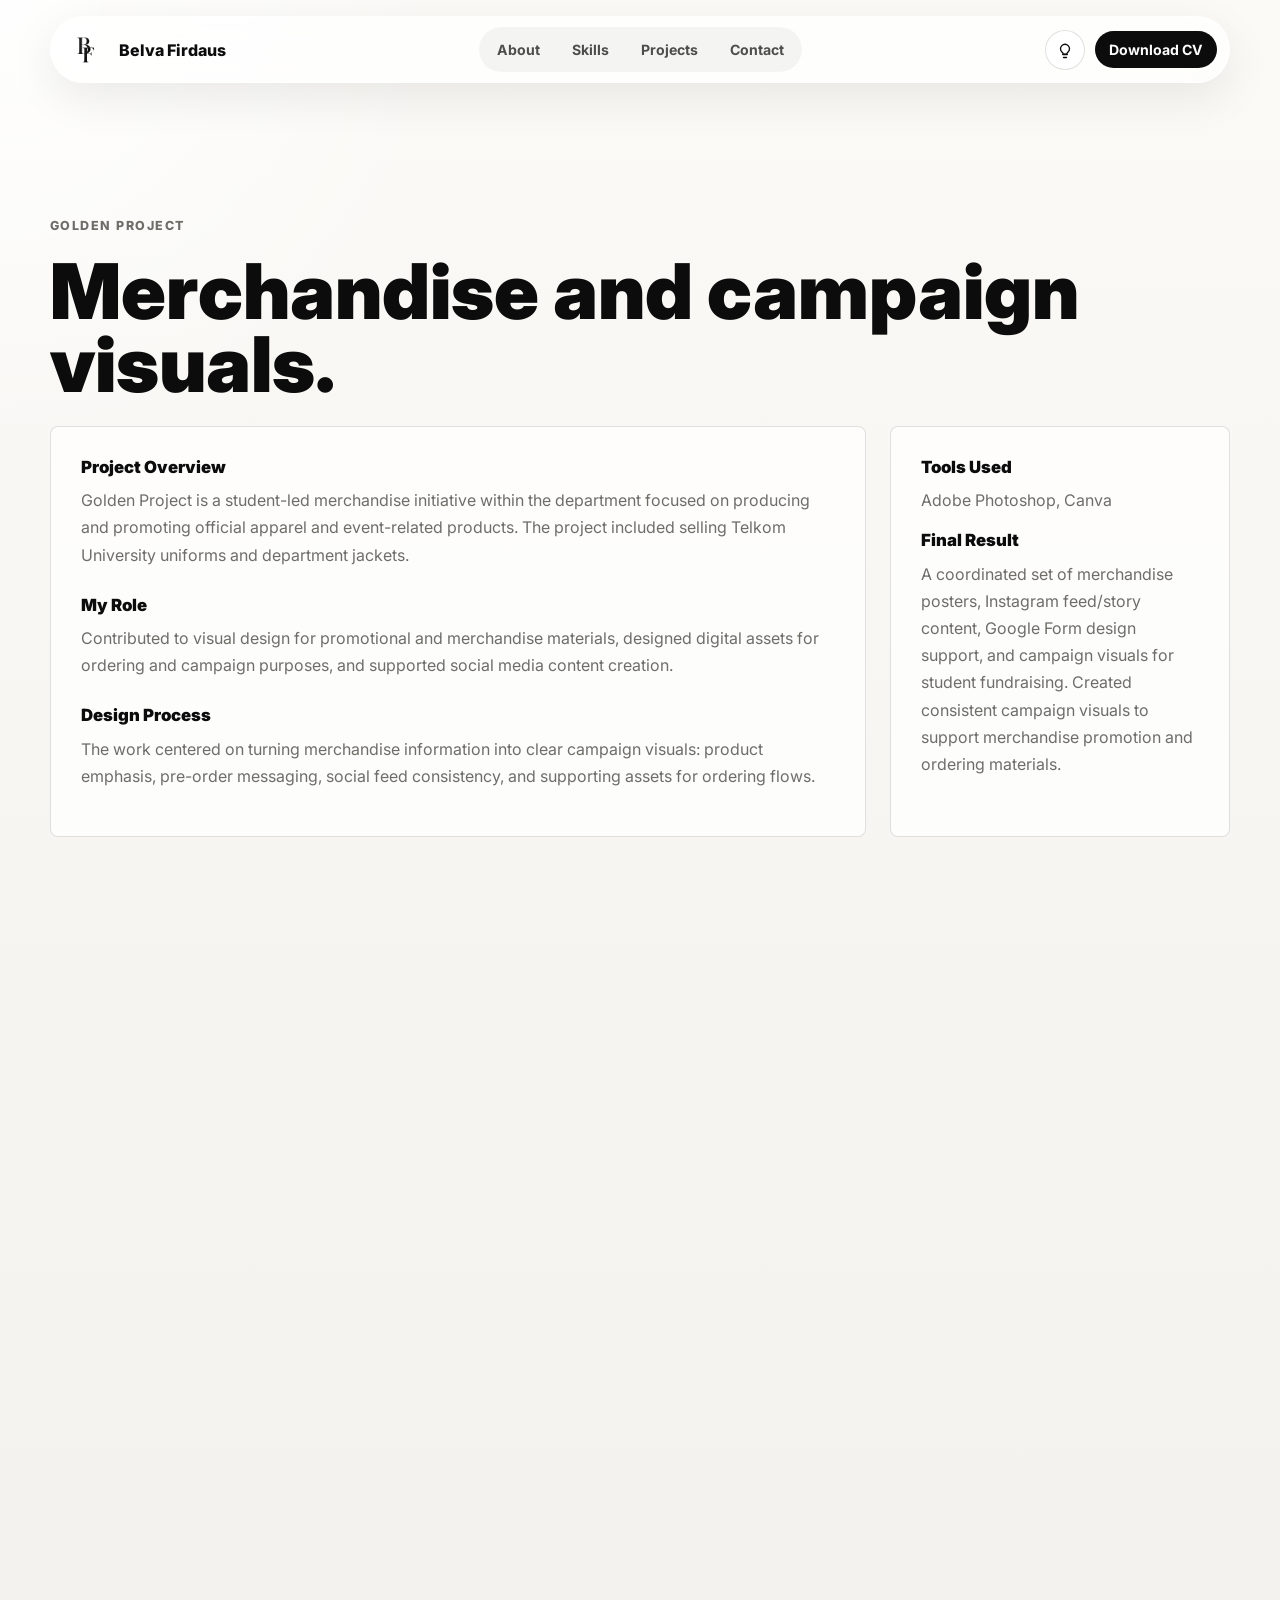
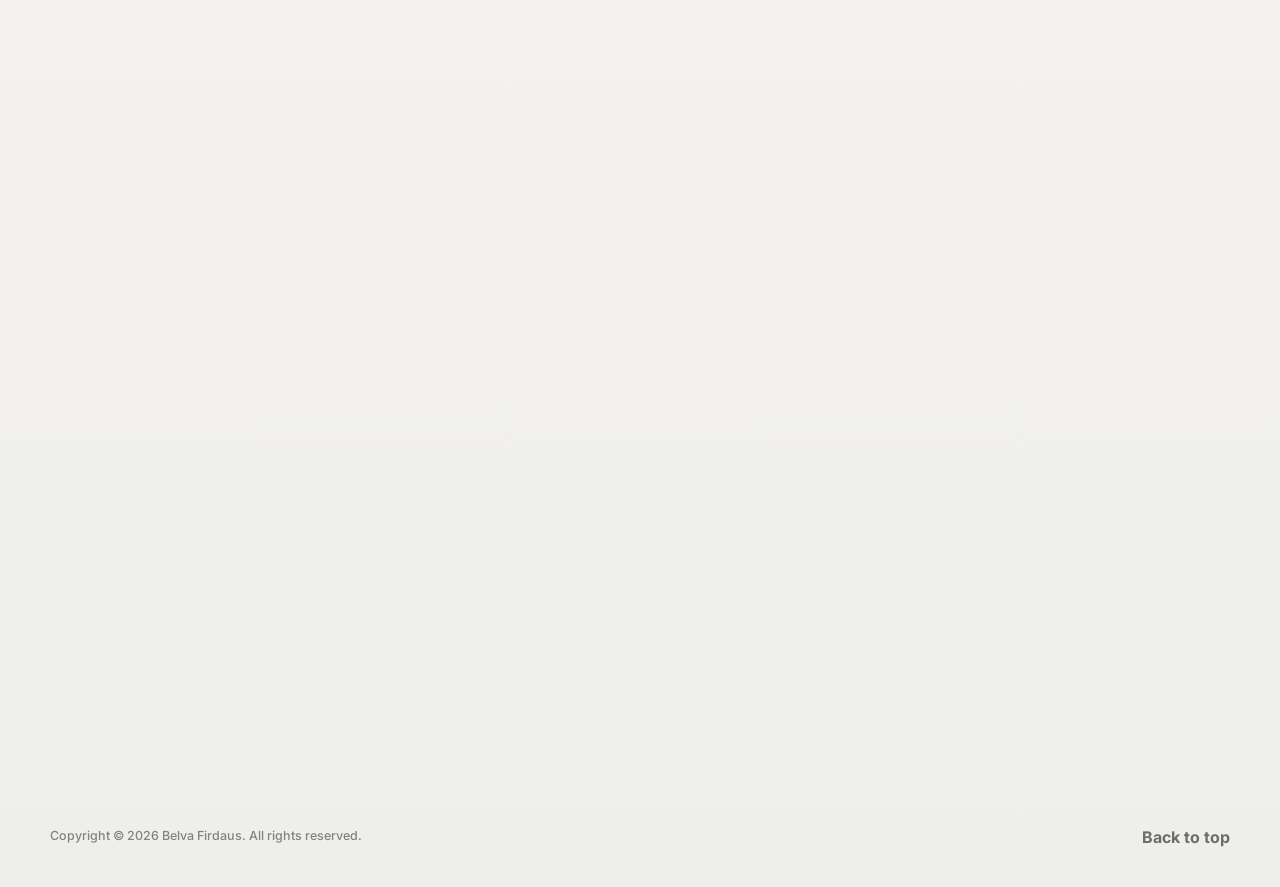
<file: pages/golden.html>
<!DOCTYPE html>
<html lang="en">
<head>
  <meta charset="UTF-8">
  <meta name="viewport" content="width=device-width, initial-scale=1.0">
  <meta name="description" content="Golden Project case study by Belva Firdaus.">
  <title>Golden Project - Belva Firdaus Portfolio</title>
  <script src="../js/theme-toggle.js"></script>
  <link rel="icon" href="../assets/logo/favicon.ico" sizes="any">
  <link rel="icon" type="image/png" sizes="32x32" href="../assets/logo/favicon-32x32.png">
  <link rel="icon" type="image/png" sizes="16x16" href="../assets/logo/favicon-16x16.png">
  <link rel="apple-touch-icon" href="../assets/logo/apple-touch-icon.png">
  <link rel="preconnect" href="https://fonts.googleapis.com">
  <link rel="preconnect" href="https://fonts.gstatic.com" crossorigin>
  <link href="https://fonts.googleapis.com/css2?family=Inter:wght@400;500;600;700;800;900&display=swap" rel="stylesheet">
  <link rel="stylesheet" href="../css/style.css">
  <link rel="stylesheet" href="../css/project.css">
  <link rel="stylesheet" href="../css/animation.css">
  <link rel="stylesheet" href="../css/reveal.css">
  <noscript>
    <style>
      body, .reveal {
        opacity: 1 !important;
        transform: none !important;
      }
    </style>
  </noscript>
</head>
<body class="project-page">
  <div class="loader" aria-hidden="true">
    <div class="loader__mark">BF</div>
  </div>

  <div class="cursor-dot" aria-hidden="true"></div>

  <header class="site-header">
    <a class="brand" href="../index.html#top" aria-label="Belva Firdaus home">
      <img src="../assets/logo/bf-logo.png" alt="Belva Firdaus logo">
      <span>Belva Firdaus</span>
    </a>
    <nav class="nav" aria-label="Primary navigation">
      <a href="../index.html#about">About</a>
      <a href="../index.html#skills">Skills</a>
      <a href="../index.html#projects">Projects</a>
      <a href="../index.html#contact">Contact</a>
    </nav>
    <div class="nav-actions">
      <button class="theme-toggle" type="button" data-theme-toggle aria-label="Switch to dark mode" aria-pressed="false">
        <span class="theme-toggle__icon" aria-hidden="true">
          <svg viewBox="0 0 24 24" focusable="false">
            <path d="M9 18h6"></path>
            <path d="M10 22h4"></path>
            <path d="M8.6 15.5c-1.7-1.2-2.6-3.1-2.6-5.1a6 6 0 1 1 12 0c0 2-.9 3.9-2.6 5.1-.7.5-1.1 1.2-1.1 2H9.7c0-.8-.4-1.5-1.1-2Z"></path>
          </svg>
        </span>
      </button>
      <a class="nav-cta" href="../assets/cv/belva-firdaus-cv.pdf" target="_blank" rel="noopener noreferrer">Download CV</a>
    </div>
  </header>

  <main id="top" class="project-main" data-project-page>
    <section class="case-study">
      <div class="case-hero reveal">
        <p class="eyebrow">Golden Project</p>
        <h1>Merchandise and campaign visuals.</h1>
      </div>

      <div class="case-content">
        <div class="case-copy reveal">
          <h2>Project Overview</h2>
          <p>Golden Project is a student-led merchandise initiative within the department focused on producing and promoting official apparel and event-related products. The project included selling Telkom University uniforms and department jackets.</p>

          <h2>My Role</h2>
          <p>Contributed to visual design for promotional and merchandise materials, designed digital assets for ordering and campaign purposes, and supported social media content creation.</p>

          <h2>Design Process</h2>
          <p>The work centered on turning merchandise information into clear campaign visuals: product emphasis, pre-order messaging, social feed consistency, and supporting assets for ordering flows.</p>
        </div>
        <aside class="case-meta reveal reveal--right">
          <div>
            <h2>Tools Used</h2>
            <p>Adobe Photoshop, Canva</p>
          </div>
          <div>
            <h2>Final Result</h2>
            <p>A coordinated set of merchandise posters, Instagram feed/story content, Google Form design support, and campaign visuals for student fundraising. Created consistent campaign visuals to support merchandise promotion and ordering materials.</p>
          </div>
        </aside>
      </div>

      <div class="gallery gallery--mixed reveal" aria-label="Golden Project gallery">
        <img class="reveal" src="../assets/optimized/projects/golden%20projects/landyard%20wisuda.webp" alt="Golden Project lanyard design" loading="lazy">
        <img class="reveal" src="../assets/optimized/projects/golden%20projects/poster%20atribut%20pkkmb.webp" alt="Golden Project PKKMB attribute poster" loading="lazy">
        <img class="reveal" src="../assets/optimized/projects/golden%20projects/poster%20catalog.webp" alt="Golden Project catalog poster" loading="lazy">
        <img class="reveal" src="../assets/optimized/projects/golden%20projects/poster%20jahim.webp" alt="Golden Project department jacket poster" loading="lazy">
        <img class="reveal" src="../assets/optimized/projects/golden%20projects/poster%20merch%20wisuda.webp" alt="Golden Project graduation merchandise poster" loading="lazy">
        <img class="reveal" src="../assets/optimized/projects/golden%20projects/poster%20seragam.webp" alt="Golden Project uniform poster" loading="lazy">
        <img class="reveal" src="../assets/optimized/projects/golden%20projects/TRM%20MERCH%20BELAKANG.webp" alt="Golden Project shirt back design" loading="lazy">
        <img class="reveal" src="../assets/optimized/projects/golden%20projects/TRM%20MERCH%20DEPAN.webp" alt="Golden Project shirt front design" loading="lazy">
      </div>

      <nav class="project-navigation reveal" aria-label="Project navigation">
        <a class="project-nav-link" href="video.html" data-project-adjacent>
          <span>Previous Project</span>
          <strong>Video Content Projects</strong>
        </a>
        <a class="project-nav-link" href="lariah.html" data-project-adjacent>
          <span>Next Project</span>
          <strong>LariAH</strong>
        </a>
        <a class="project-nav-link project-nav-link--home" href="../index.html#projects">
          <span>Back to Home</span>
          <strong>Featured Projects</strong>
        </a>
      </nav>
    </section>
  </main>

  <footer class="footer reveal">
    <div class="footer__brand">
      <small>Copyright © 2026 Belva Firdaus. All rights reserved.</small>
    </div>
    <a href="#top">Back to top</a>
  </footer>

  <script src="../js/script.js"></script>
  <script src="../js/project.js"></script>
  <script src="../js/gallery.js"></script>
  <script src="../js/transitions.js"></script>
  <script src="../js/scroll-animations.js"></script>
  <script src="../js/reveal.js"></script>
  <script src="../js/contact.js"></script>
</body>
</html>
</file>
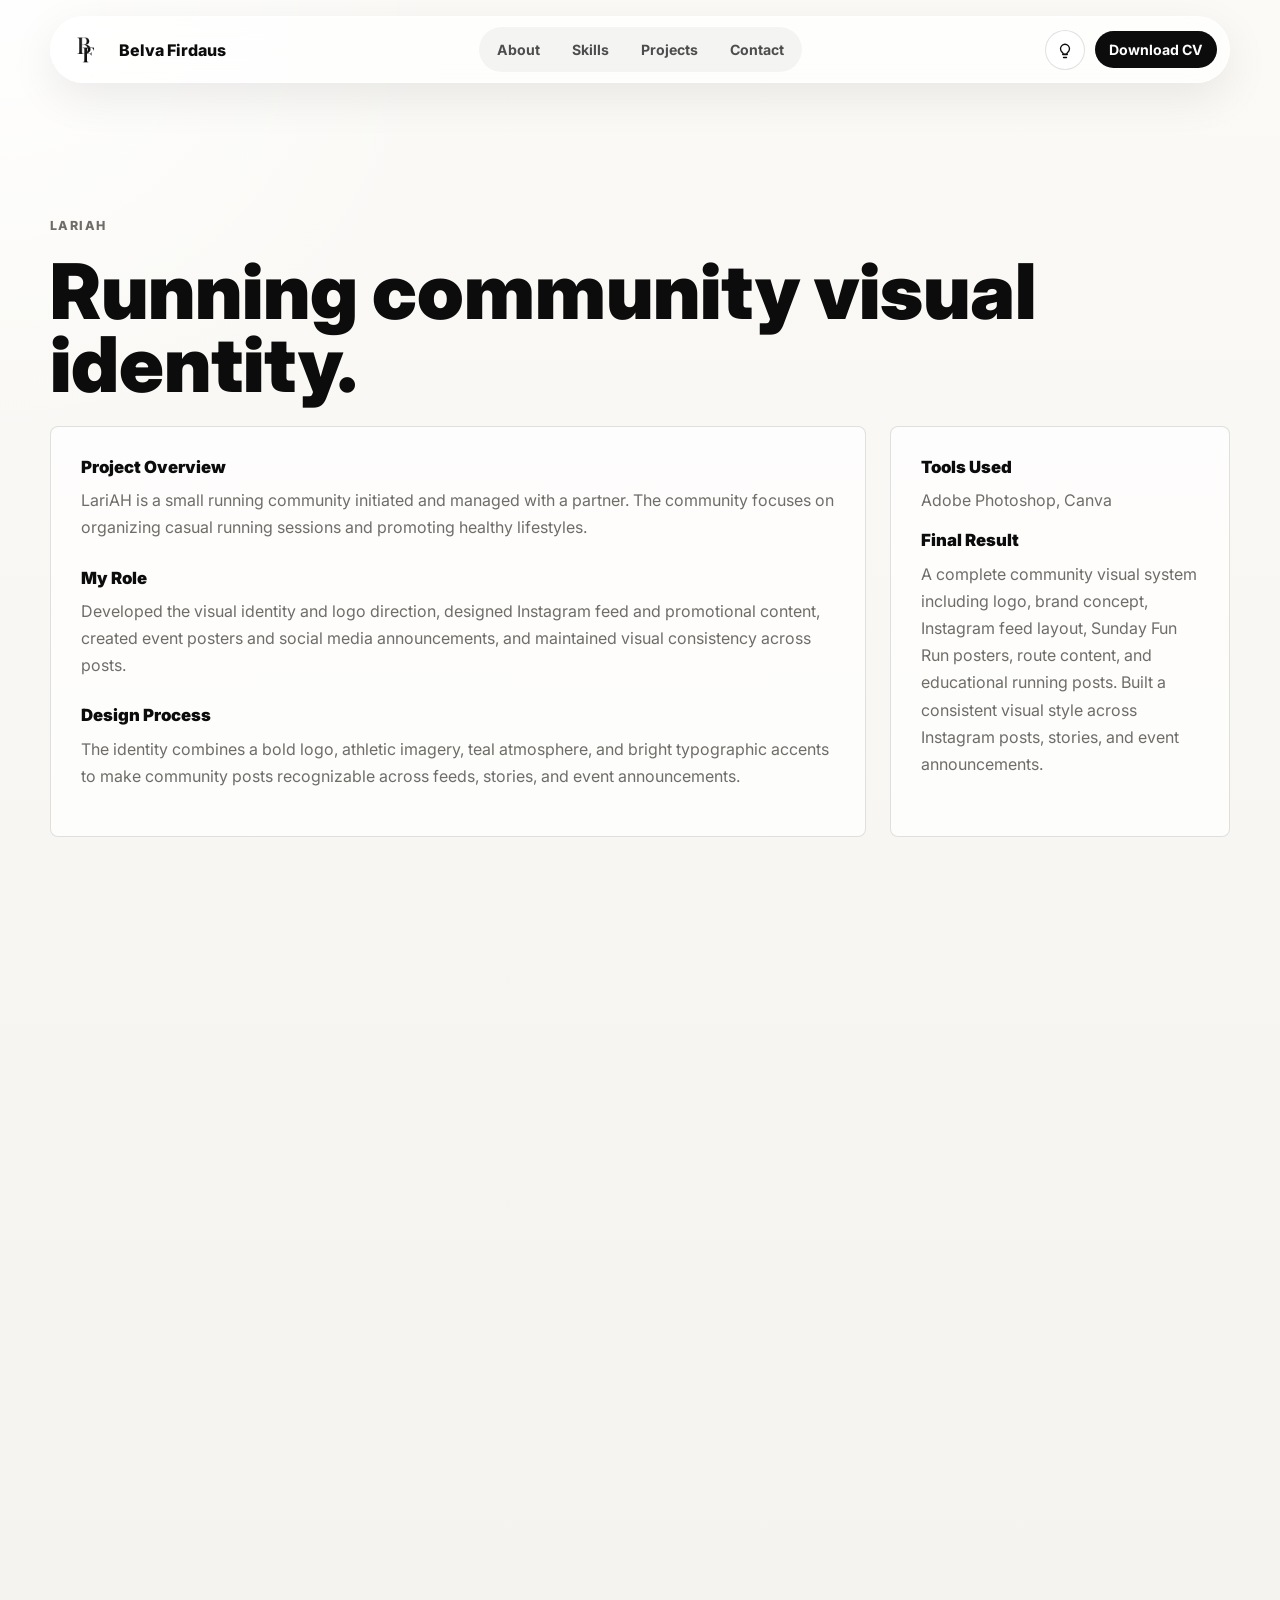
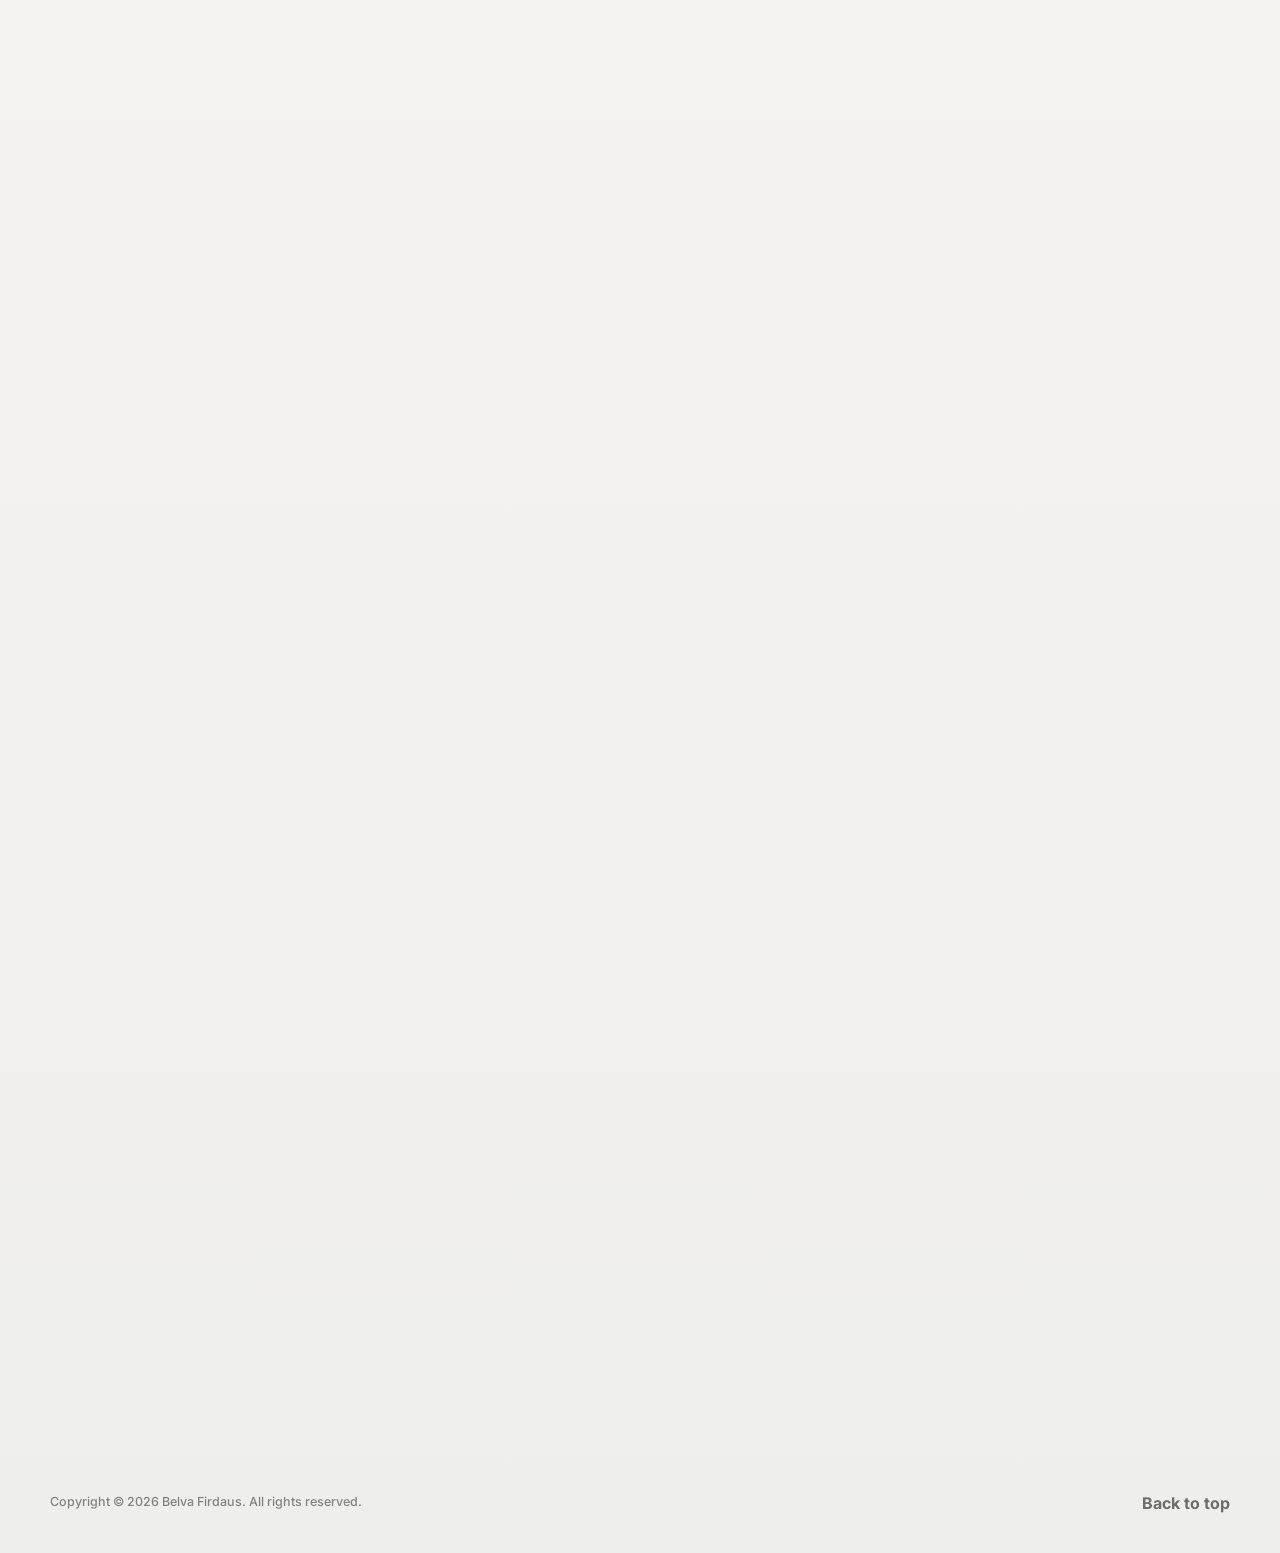
<file: pages/lariah.html>
<!DOCTYPE html>
<html lang="en">
<head>
  <meta charset="UTF-8">
  <meta name="viewport" content="width=device-width, initial-scale=1.0">
  <meta name="description" content="LariAH case study by Belva Firdaus.">
  <title>LariAH - Belva Firdaus Portfolio</title>
  <script src="../js/theme-toggle.js"></script>
  <link rel="icon" href="../assets/logo/favicon.ico" sizes="any">
  <link rel="icon" type="image/png" sizes="32x32" href="../assets/logo/favicon-32x32.png">
  <link rel="icon" type="image/png" sizes="16x16" href="../assets/logo/favicon-16x16.png">
  <link rel="apple-touch-icon" href="../assets/logo/apple-touch-icon.png">
  <link rel="preconnect" href="https://fonts.googleapis.com">
  <link rel="preconnect" href="https://fonts.gstatic.com" crossorigin>
  <link href="https://fonts.googleapis.com/css2?family=Inter:wght@400;500;600;700;800;900&display=swap" rel="stylesheet">
  <link rel="stylesheet" href="../css/style.css">
  <link rel="stylesheet" href="../css/project.css">
  <link rel="stylesheet" href="../css/animation.css">
  <link rel="stylesheet" href="../css/reveal.css">
  <noscript>
    <style>
      body, .reveal {
        opacity: 1 !important;
        transform: none !important;
      }
    </style>
  </noscript>
</head>
<body class="project-page">
  <div class="loader" aria-hidden="true">
    <div class="loader__mark">BF</div>
  </div>

  <div class="cursor-dot" aria-hidden="true"></div>

  <header class="site-header">
    <a class="brand" href="../index.html#top" aria-label="Belva Firdaus home">
      <img src="../assets/logo/bf-logo.png" alt="Belva Firdaus logo">
      <span>Belva Firdaus</span>
    </a>
    <nav class="nav" aria-label="Primary navigation">
      <a href="../index.html#about">About</a>
      <a href="../index.html#skills">Skills</a>
      <a href="../index.html#projects">Projects</a>
      <a href="../index.html#contact">Contact</a>
    </nav>
    <div class="nav-actions">
      <button class="theme-toggle" type="button" data-theme-toggle aria-label="Switch to dark mode" aria-pressed="false">
        <span class="theme-toggle__icon" aria-hidden="true">
          <svg viewBox="0 0 24 24" focusable="false">
            <path d="M9 18h6"></path>
            <path d="M10 22h4"></path>
            <path d="M8.6 15.5c-1.7-1.2-2.6-3.1-2.6-5.1a6 6 0 1 1 12 0c0 2-.9 3.9-2.6 5.1-.7.5-1.1 1.2-1.1 2H9.7c0-.8-.4-1.5-1.1-2Z"></path>
          </svg>
        </span>
      </button>
      <a class="nav-cta" href="../assets/cv/belva-firdaus-cv.pdf" target="_blank" rel="noopener noreferrer">Download CV</a>
    </div>
  </header>

  <main id="top" class="project-main" data-project-page>
    <section class="case-study">
      <div class="case-hero reveal">
        <p class="eyebrow">LariAH</p>
        <h1>Running community visual identity.</h1>
      </div>

      <div class="case-content">
        <div class="case-copy reveal">
          <h2>Project Overview</h2>
          <p>LariAH is a small running community initiated and managed with a partner. The community focuses on organizing casual running sessions and promoting healthy lifestyles.</p>

          <h2>My Role</h2>
          <p>Developed the visual identity and logo direction, designed Instagram feed and promotional content, created event posters and social media announcements, and maintained visual consistency across posts.</p>

          <h2>Design Process</h2>
          <p>The identity combines a bold logo, athletic imagery, teal atmosphere, and bright typographic accents to make community posts recognizable across feeds, stories, and event announcements.</p>
        </div>
        <aside class="case-meta reveal reveal--right">
          <div>
            <h2>Tools Used</h2>
            <p>Adobe Photoshop, Canva</p>
          </div>
          <div>
            <h2>Final Result</h2>
            <p>A complete community visual system including logo, brand concept, Instagram feed layout, Sunday Fun Run posters, route content, and educational running posts. Built a consistent visual style across Instagram posts, stories, and event announcements.</p>
          </div>
        </aside>
      </div>

      <div class="gallery reveal" aria-label="LariAH gallery">
        <img class="reveal" src="../assets/optimized/projects/lariah/dokum-1.webp" alt="LariAH running documentation" loading="lazy">
        <img class="reveal" src="../assets/optimized/projects/lariah/hayu-lari-vol1-your-story-2.webp" alt="LariAH registration story" loading="lazy">
        <img class="reveal" src="../assets/optimized/projects/lariah/hayu-lari-vol1-your-story.webp" alt="LariAH Sunday Fun Run story" loading="lazy">
        <img class="reveal" src="../assets/optimized/projects/lariah/logo-lariah.webp" alt="LariAH logo" loading="lazy">
        <img class="reveal" src="../assets/optimized/projects/lariah/post-1-clean.webp" alt="LariAH running benefit post 1" loading="lazy">
        <img class="reveal" src="../assets/optimized/projects/lariah/post-2-clean.webp" alt="LariAH running benefit post 2" loading="lazy">
        <img class="reveal" src="../assets/optimized/projects/lariah/post-3-clean.webp" alt="LariAH running benefit post 3" loading="lazy">
        <img class="reveal" src="../assets/optimized/projects/lariah/post-4-clean.webp" alt="LariAH running benefit post 4" loading="lazy">
        <img class="reveal" src="../assets/optimized/projects/lariah/post-5-clean.webp" alt="LariAH running benefit post 5" loading="lazy">
        <img class="reveal" src="../assets/optimized/projects/lariah/post-6-clean.webp" alt="LariAH running benefit post 6" loading="lazy">
        <img class="reveal" src="../assets/optimized/projects/lariah/post-pertama-fun-run-lariah-2.webp" alt="LariAH route content" loading="lazy">
        <img class="reveal" src="../assets/optimized/projects/lariah/post-pertama-fun-run-lariah-3.webp" alt="LariAH registration content" loading="lazy">
        <img class="reveal" src="../assets/optimized/projects/lariah/post-pertama-fun-run-lariah.webp" alt="LariAH first fun run post" loading="lazy">
        <img class="reveal" src="../assets/optimized/projects/lariah/poster-fun-run-1.webp" alt="LariAH fun run poster" loading="lazy">
        <img class="reveal" src="../assets/optimized/projects/lariah/poster-rute-fun-run-2.webp" alt="LariAH registration poster" loading="lazy">
        <img class="reveal" src="../assets/optimized/projects/lariah/poster-rute-fun-run.webp" alt="LariAH route poster" loading="lazy">
        <img class="reveal" src="../assets/optimized/projects/lariah/sg-fun-run-2.webp" alt="LariAH story registration poster" loading="lazy">
        <img class="reveal" src="../assets/optimized/projects/lariah/sg-fun-run.webp" alt="LariAH story fun run poster" loading="lazy">
      </div>

      <nav class="project-navigation reveal" aria-label="Project navigation">
        <a class="project-nav-link" href="golden.html" data-project-adjacent>
          <span>Previous Project</span>
          <strong>Golden Project</strong>
        </a>
        <a class="project-nav-link" href="slicesip.html" data-project-adjacent>
          <span>Next Project</span>
          <strong>Slice &amp; Sip</strong>
        </a>
        <a class="project-nav-link project-nav-link--home" href="../index.html#projects">
          <span>Back to Home</span>
          <strong>Featured Projects</strong>
        </a>
      </nav>
    </section>
  </main>

  <footer class="footer reveal">
    <div class="footer__brand">
      <small>Copyright © 2026 Belva Firdaus. All rights reserved.</small>
    </div>
    <a href="#top">Back to top</a>
  </footer>

  <script src="../js/script.js"></script>
  <script src="../js/project.js"></script>
  <script src="../js/gallery.js"></script>
  <script src="../js/transitions.js"></script>
  <script src="../js/scroll-animations.js"></script>
  <script src="../js/reveal.js"></script>
  <script src="../js/contact.js"></script>
</body>
</html>
</file>
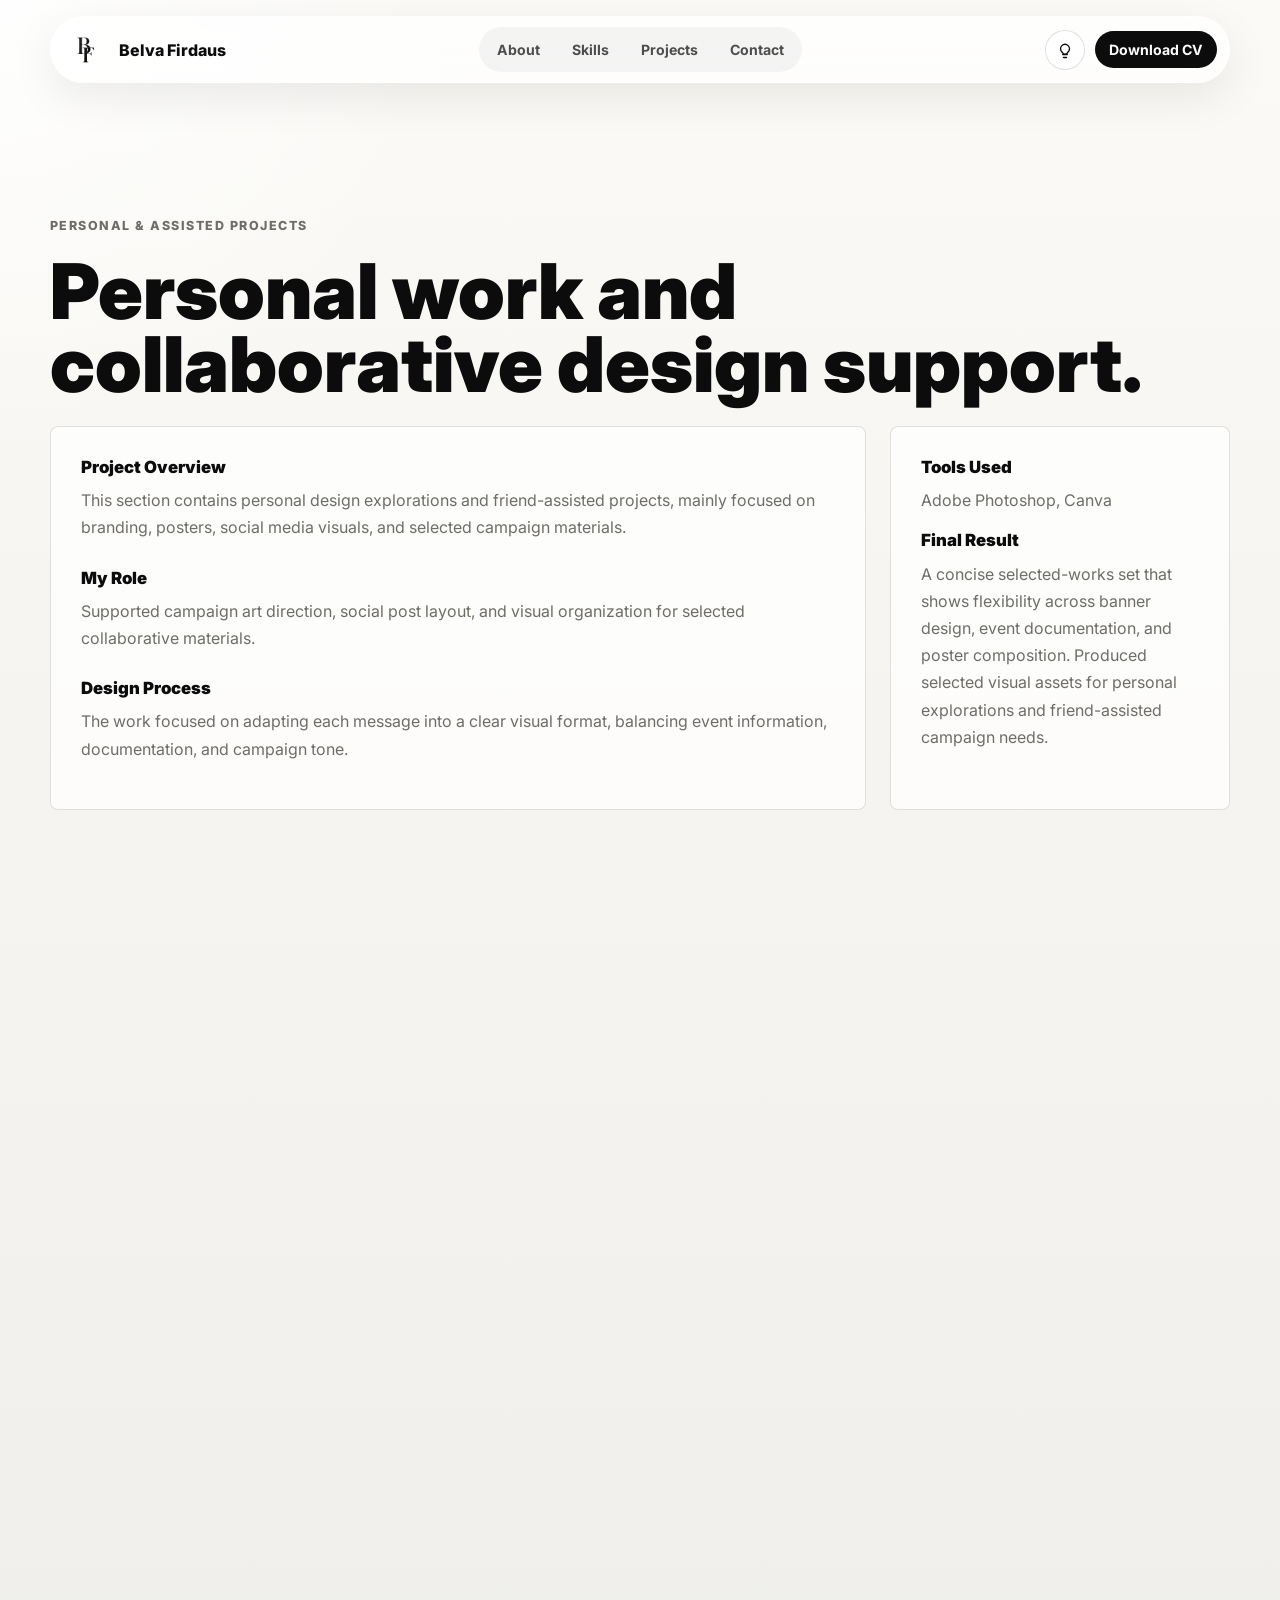
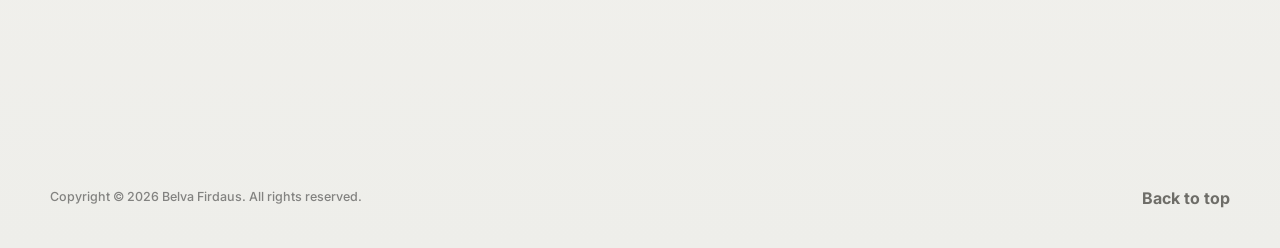
<file: pages/project4.html>
<!DOCTYPE html>
<html lang="en">
<head>
  <meta charset="UTF-8">
  <meta name="viewport" content="width=device-width, initial-scale=1.0">
  <meta name="description" content="Personal and assisted projects case study by Belva Firdaus.">
  <title>Personal &amp; Assisted Projects - Belva Firdaus Portfolio</title>
  <script src="../js/theme-toggle.js"></script>
  <link rel="icon" href="../assets/logo/favicon.ico" sizes="any">
  <link rel="icon" type="image/png" sizes="32x32" href="../assets/logo/favicon-32x32.png">
  <link rel="icon" type="image/png" sizes="16x16" href="../assets/logo/favicon-16x16.png">
  <link rel="apple-touch-icon" href="../assets/logo/apple-touch-icon.png">
  <link rel="preconnect" href="https://fonts.googleapis.com">
  <link rel="preconnect" href="https://fonts.gstatic.com" crossorigin>
  <link href="https://fonts.googleapis.com/css2?family=Inter:wght@400;500;600;700;800;900&display=swap" rel="stylesheet">
  <link rel="stylesheet" href="../css/style.css">
  <link rel="stylesheet" href="../css/project.css">
  <link rel="stylesheet" href="../css/animation.css">
  <link rel="stylesheet" href="../css/reveal.css">
  <noscript>
    <style>
      body, .reveal {
        opacity: 1 !important;
        transform: none !important;
      }
    </style>
  </noscript>
</head>
<body class="project-page">
  <div class="loader" aria-hidden="true">
    <div class="loader__mark">BF</div>
  </div>

  <div class="cursor-dot" aria-hidden="true"></div>

  <header class="site-header">
    <a class="brand" href="../index.html#top" aria-label="Belva Firdaus home">
      <img src="../assets/logo/bf-logo.png" alt="Belva Firdaus logo">
      <span>Belva Firdaus</span>
    </a>
    <nav class="nav" aria-label="Primary navigation">
      <a href="../index.html#about">About</a>
      <a href="../index.html#skills">Skills</a>
      <a href="../index.html#projects">Projects</a>
      <a href="../index.html#contact">Contact</a>
    </nav>
    <div class="nav-actions">
      <button class="theme-toggle" type="button" data-theme-toggle aria-label="Switch to dark mode" aria-pressed="false">
        <span class="theme-toggle__icon" aria-hidden="true">
          <svg viewBox="0 0 24 24" focusable="false">
            <path d="M9 18h6"></path>
            <path d="M10 22h4"></path>
            <path d="M8.6 15.5c-1.7-1.2-2.6-3.1-2.6-5.1a6 6 0 1 1 12 0c0 2-.9 3.9-2.6 5.1-.7.5-1.1 1.2-1.1 2H9.7c0-.8-.4-1.5-1.1-2Z"></path>
          </svg>
        </span>
      </button>
      <a class="nav-cta" href="../assets/cv/belva-firdaus-cv.pdf" target="_blank" rel="noopener noreferrer">Download CV</a>
    </div>
  </header>

  <main id="top" class="project-main" data-project-page>
    <section class="case-study">
      <div class="case-hero reveal">
        <p class="eyebrow">Personal &amp; Assisted Projects</p>
        <h1>Personal work and collaborative design support.</h1>
      </div>

      <div class="case-content">
        <div class="case-copy reveal">
          <h2>Project Overview</h2>
          <p>This section contains personal design explorations and friend-assisted projects, mainly focused on branding, posters, social media visuals, and selected campaign materials.</p>

          <h2>My Role</h2>
          <p>Supported campaign art direction, social post layout, and visual organization for selected collaborative materials.</p>

          <h2>Design Process</h2>
          <p>The work focused on adapting each message into a clear visual format, balancing event information, documentation, and campaign tone.</p>
        </div>
        <aside class="case-meta reveal reveal--right">
          <div>
            <h2>Tools Used</h2>
            <p>Adobe Photoshop, Canva</p>
          </div>
          <div>
            <h2>Final Result</h2>
            <p>A concise selected-works set that shows flexibility across banner design, event documentation, and poster composition. Produced selected visual assets for personal explorations and friend-assisted campaign needs.</p>
          </div>
        </aside>
      </div>

      <div class="gallery gallery--mixed reveal" aria-label="Selected works gallery">
        <img class="reveal" src="../assets/optimized/projects/others/hipmi%20terima%20kasih.webp" alt="HIPMI thank you design" loading="lazy">
        <img class="reveal" src="../assets/optimized/projects/others/hpmi%20dokum.webp" alt="HIPMI documentation design" loading="lazy">
        <img class="reveal" src="../assets/optimized/projects/others/POSTER-RONALDO.webp" alt="Ronaldo poster design" loading="lazy">
      </div>

      <nav class="project-navigation reveal" aria-label="Project navigation">
        <a class="project-nav-link" href="slicesip.html" data-project-adjacent>
          <span>Previous Project</span>
          <strong>Slice &amp; Sip</strong>
        </a>
        <a class="project-nav-link" href="video.html" data-project-adjacent>
          <span>Next Project</span>
          <strong>Video Content Projects</strong>
        </a>
        <a class="project-nav-link project-nav-link--home" href="../index.html#projects">
          <span>Back to Home</span>
          <strong>Featured Projects</strong>
        </a>
      </nav>
    </section>
  </main>

  <footer class="footer reveal">
    <div class="footer__brand">
      <small>Copyright © 2026 Belva Firdaus. All rights reserved.</small>
    </div>
    <a href="#top">Back to top</a>
  </footer>

  <script src="../js/script.js"></script>
  <script src="../js/project.js"></script>
  <script src="../js/gallery.js"></script>
  <script src="../js/transitions.js"></script>
  <script src="../js/scroll-animations.js"></script>
  <script src="../js/reveal.js"></script>
  <script src="../js/contact.js"></script>
</body>
</html>
</file>
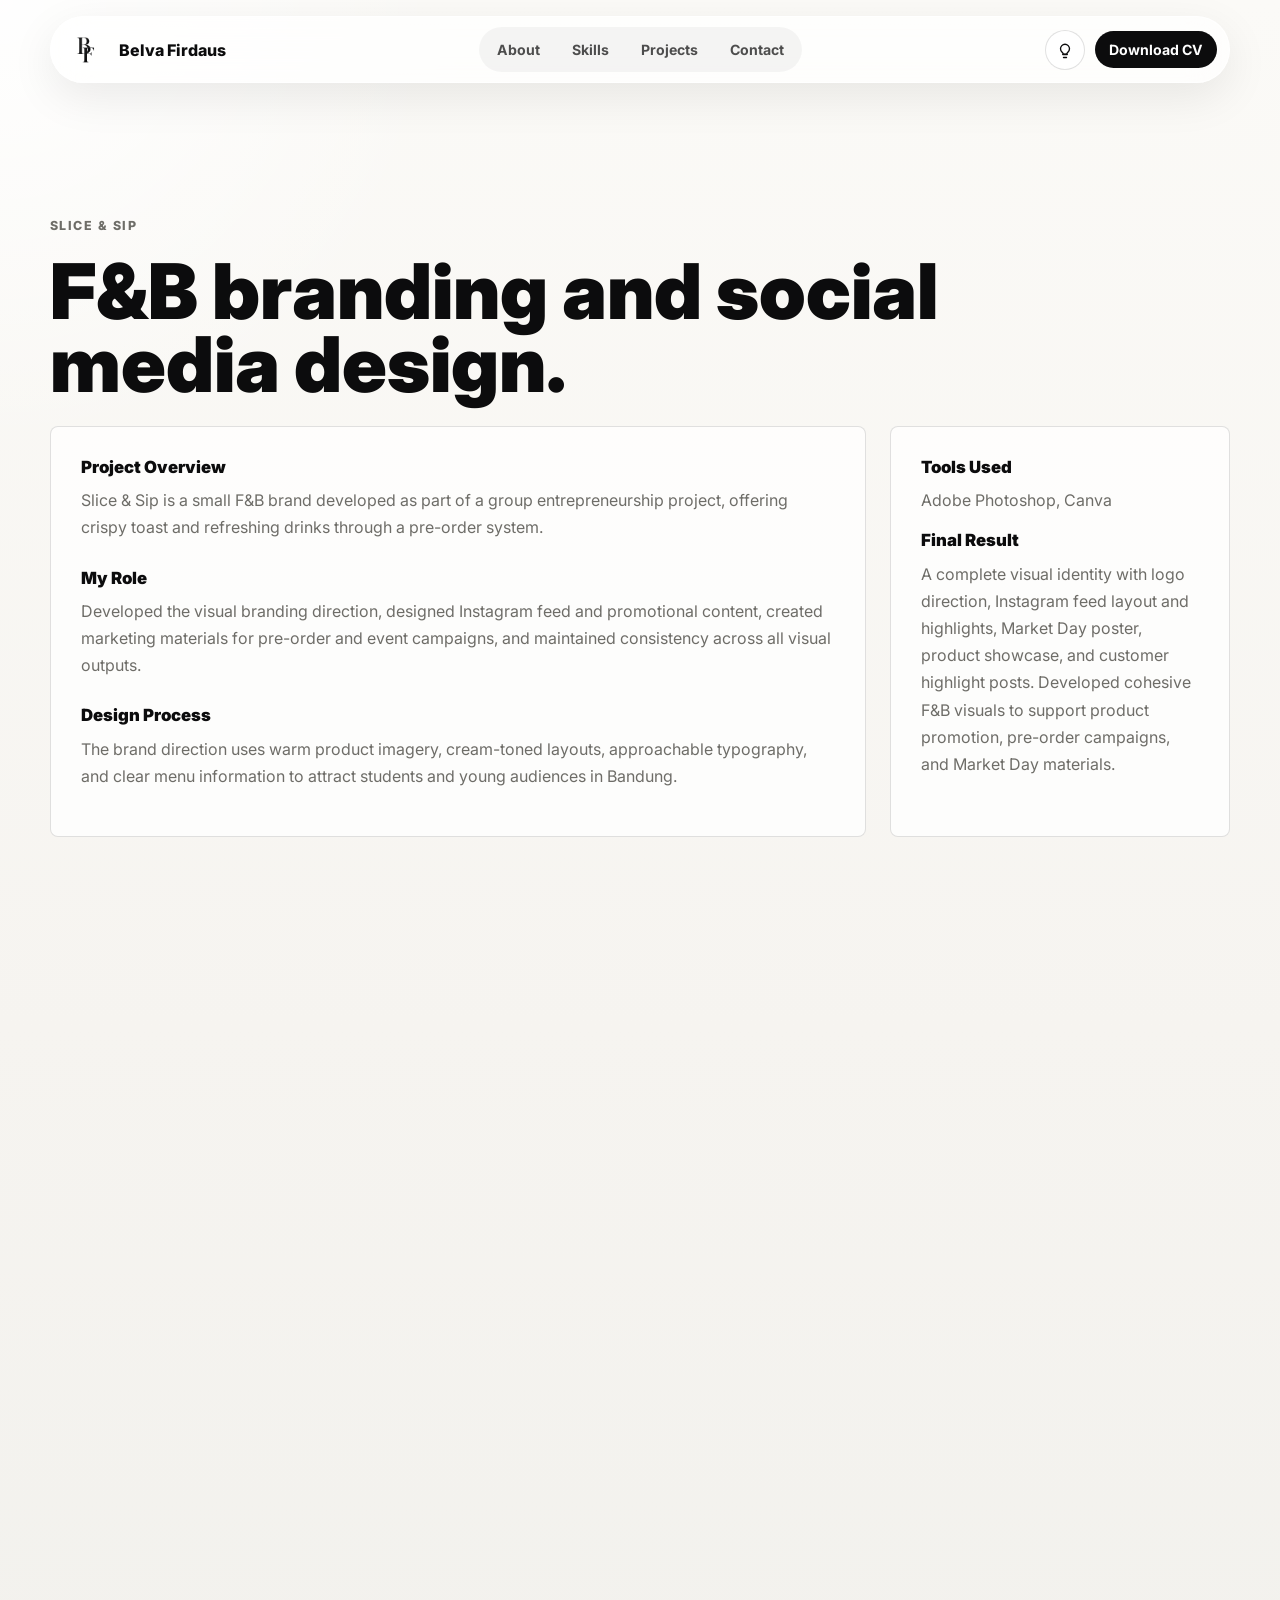
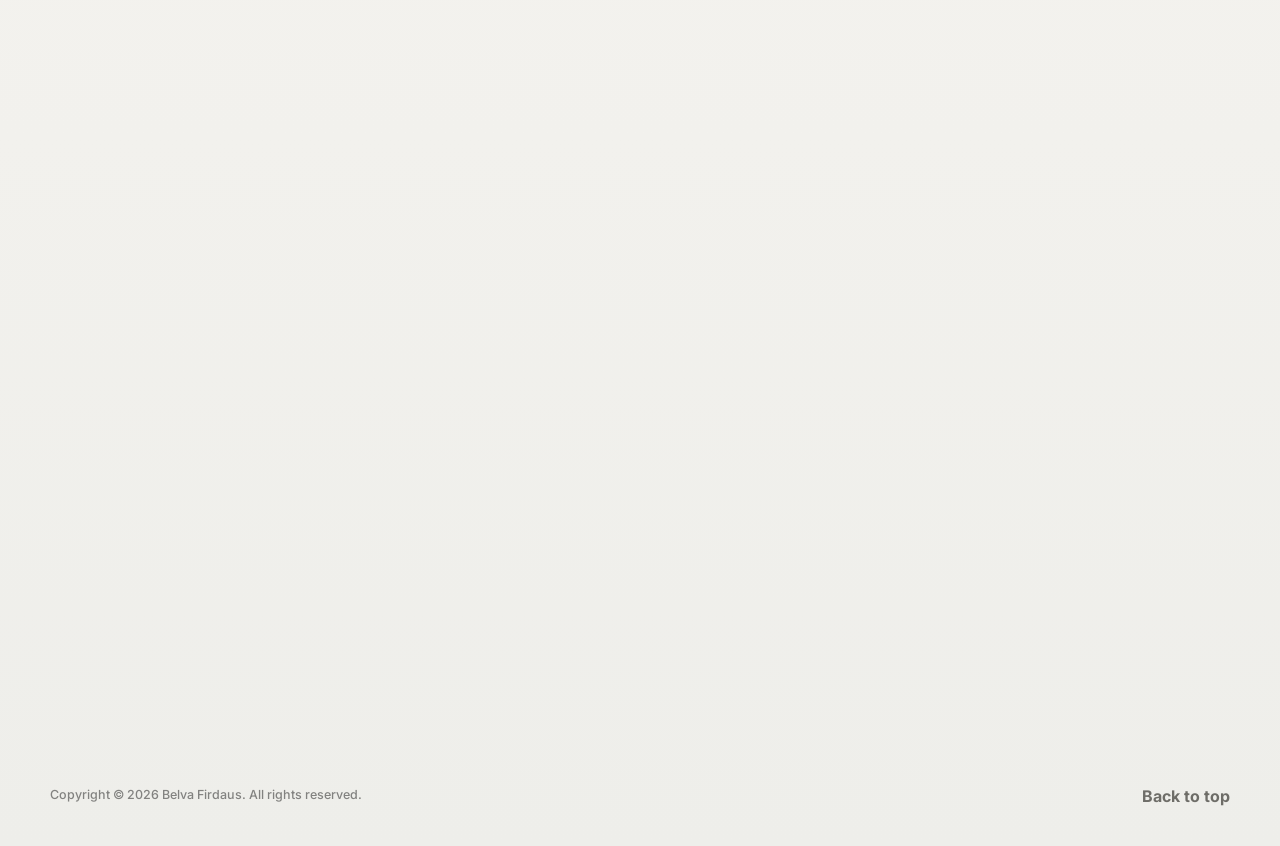
<file: pages/slicesip.html>
<!DOCTYPE html>
<html lang="en">
<head>
  <meta charset="UTF-8">
  <meta name="viewport" content="width=device-width, initial-scale=1.0">
  <meta name="description" content="Slice and Sip case study by Belva Firdaus.">
  <title>Slice &amp; Sip - Belva Firdaus Portfolio</title>
  <script src="../js/theme-toggle.js"></script>
  <link rel="icon" href="../assets/logo/favicon.ico" sizes="any">
  <link rel="icon" type="image/png" sizes="32x32" href="../assets/logo/favicon-32x32.png">
  <link rel="icon" type="image/png" sizes="16x16" href="../assets/logo/favicon-16x16.png">
  <link rel="apple-touch-icon" href="../assets/logo/apple-touch-icon.png">
  <link rel="preconnect" href="https://fonts.googleapis.com">
  <link rel="preconnect" href="https://fonts.gstatic.com" crossorigin>
  <link href="https://fonts.googleapis.com/css2?family=Inter:wght@400;500;600;700;800;900&display=swap" rel="stylesheet">
  <link rel="stylesheet" href="../css/style.css">
  <link rel="stylesheet" href="../css/project.css">
  <link rel="stylesheet" href="../css/animation.css">
  <link rel="stylesheet" href="../css/reveal.css">
  <noscript>
    <style>
      body, .reveal {
        opacity: 1 !important;
        transform: none !important;
      }
    </style>
  </noscript>
</head>
<body class="project-page">
  <div class="loader" aria-hidden="true">
    <div class="loader__mark">BF</div>
  </div>

  <div class="cursor-dot" aria-hidden="true"></div>

  <header class="site-header">
    <a class="brand" href="../index.html#top" aria-label="Belva Firdaus home">
      <img src="../assets/logo/bf-logo.png" alt="Belva Firdaus logo">
      <span>Belva Firdaus</span>
    </a>
    <nav class="nav" aria-label="Primary navigation">
      <a href="../index.html#about">About</a>
      <a href="../index.html#skills">Skills</a>
      <a href="../index.html#projects">Projects</a>
      <a href="../index.html#contact">Contact</a>
    </nav>
    <div class="nav-actions">
      <button class="theme-toggle" type="button" data-theme-toggle aria-label="Switch to dark mode" aria-pressed="false">
        <span class="theme-toggle__icon" aria-hidden="true">
          <svg viewBox="0 0 24 24" focusable="false">
            <path d="M9 18h6"></path>
            <path d="M10 22h4"></path>
            <path d="M8.6 15.5c-1.7-1.2-2.6-3.1-2.6-5.1a6 6 0 1 1 12 0c0 2-.9 3.9-2.6 5.1-.7.5-1.1 1.2-1.1 2H9.7c0-.8-.4-1.5-1.1-2Z"></path>
          </svg>
        </span>
      </button>
      <a class="nav-cta" href="../assets/cv/belva-firdaus-cv.pdf" target="_blank" rel="noopener noreferrer">Download CV</a>
    </div>
  </header>

  <main id="top" class="project-main" data-project-page>
    <section class="case-study">
      <div class="case-hero reveal">
        <p class="eyebrow">Slice &amp; Sip</p>
        <h1>F&amp;B branding and social media design.</h1>
      </div>

      <div class="case-content">
        <div class="case-copy reveal">
          <h2>Project Overview</h2>
          <p>Slice &amp; Sip is a small F&amp;B brand developed as part of a group entrepreneurship project, offering crispy toast and refreshing drinks through a pre-order system.</p>

          <h2>My Role</h2>
          <p>Developed the visual branding direction, designed Instagram feed and promotional content, created marketing materials for pre-order and event campaigns, and maintained consistency across all visual outputs.</p>

          <h2>Design Process</h2>
          <p>The brand direction uses warm product imagery, cream-toned layouts, approachable typography, and clear menu information to attract students and young audiences in Bandung.</p>
        </div>
        <aside class="case-meta reveal reveal--right">
          <div>
            <h2>Tools Used</h2>
            <p>Adobe Photoshop, Canva</p>
          </div>
          <div>
            <h2>Final Result</h2>
            <p>A complete visual identity with logo direction, Instagram feed layout and highlights, Market Day poster, product showcase, and customer highlight posts. Developed cohesive F&amp;B visuals to support product promotion, pre-order campaigns, and Market Day materials.</p>
          </div>
        </aside>
      </div>

      <div class="gallery gallery--mixed reveal" aria-label="Slice and Sip gallery">
        <img class="reveal" src="../assets/optimized/projects/slice%20n%20sip/BANNER%20SLICE%20%26%20SIP.webp" alt="Slice and Sip banner" loading="lazy">
        <img class="reveal" src="../assets/optimized/projects/slice%20n%20sip/feed.webp" alt="Slice and Sip feed design" loading="lazy">
        <img class="reveal" src="../assets/optimized/projects/slice%20n%20sip/market%20day.webp" alt="Slice and Sip market day poster" loading="lazy">
        <img class="reveal" src="../assets/optimized/projects/slice%20n%20sip/poster%20menu.webp" alt="Slice and Sip menu poster" loading="lazy">
        <img class="reveal" src="../assets/optimized/projects/slice%20n%20sip/poster%20sg.webp" alt="Slice and Sip story poster" loading="lazy">
        <img class="reveal" src="../assets/optimized/projects/slice%20n%20sip/Slice%20%26%20Sip.webp" alt="Slice and Sip vertical brand asset" loading="lazy">
      </div>

      <nav class="project-navigation reveal" aria-label="Project navigation">
        <a class="project-nav-link" href="lariah.html" data-project-adjacent>
          <span>Previous Project</span>
          <strong>LariAH</strong>
        </a>
        <a class="project-nav-link" href="project4.html" data-project-adjacent>
          <span>Next Project</span>
          <strong>Personal &amp; Assisted Projects</strong>
        </a>
        <a class="project-nav-link project-nav-link--home" href="../index.html#projects">
          <span>Back to Home</span>
          <strong>Featured Projects</strong>
        </a>
      </nav>
    </section>
  </main>

  <footer class="footer reveal">
    <div class="footer__brand">
      <small>Copyright © 2026 Belva Firdaus. All rights reserved.</small>
    </div>
    <a href="#top">Back to top</a>
  </footer>

  <script src="../js/script.js"></script>
  <script src="../js/project.js"></script>
  <script src="../js/gallery.js"></script>
  <script src="../js/transitions.js"></script>
  <script src="../js/scroll-animations.js"></script>
  <script src="../js/reveal.js"></script>
  <script src="../js/contact.js"></script>
</body>
</html>
</file>
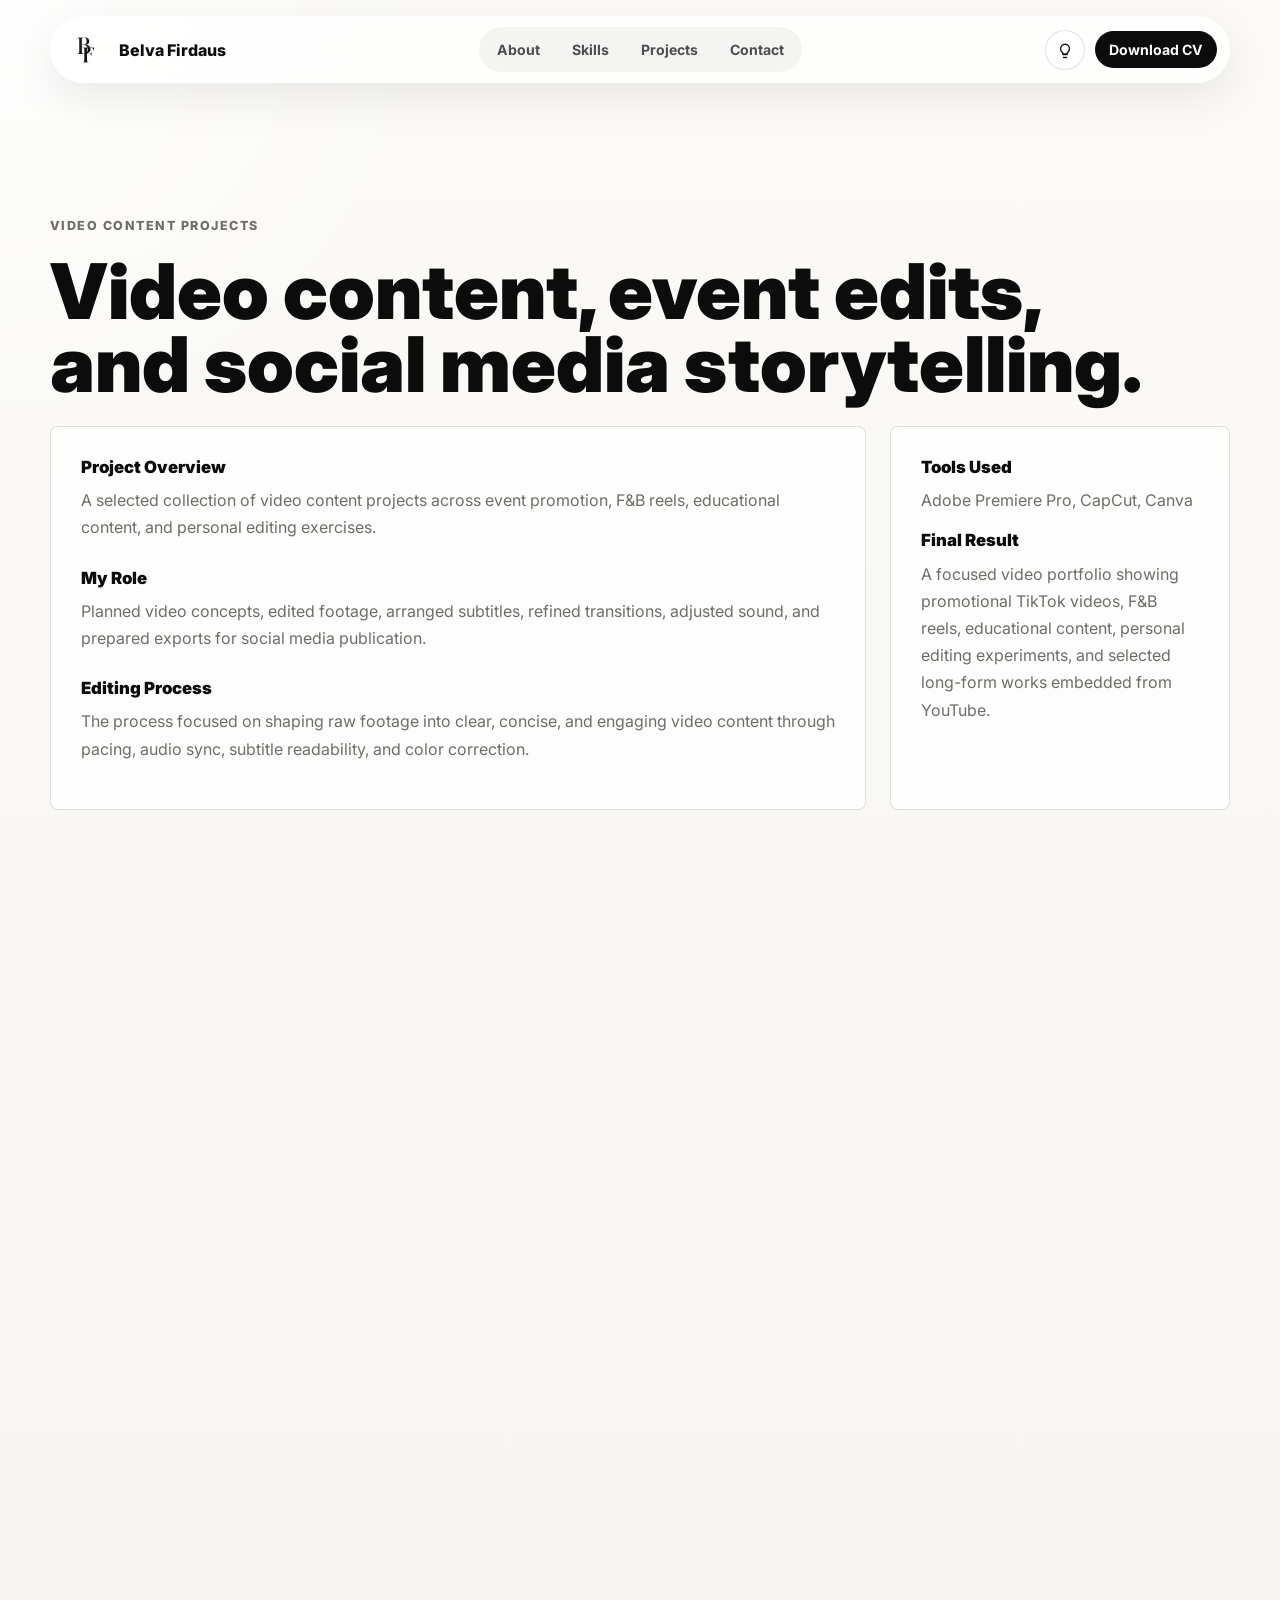
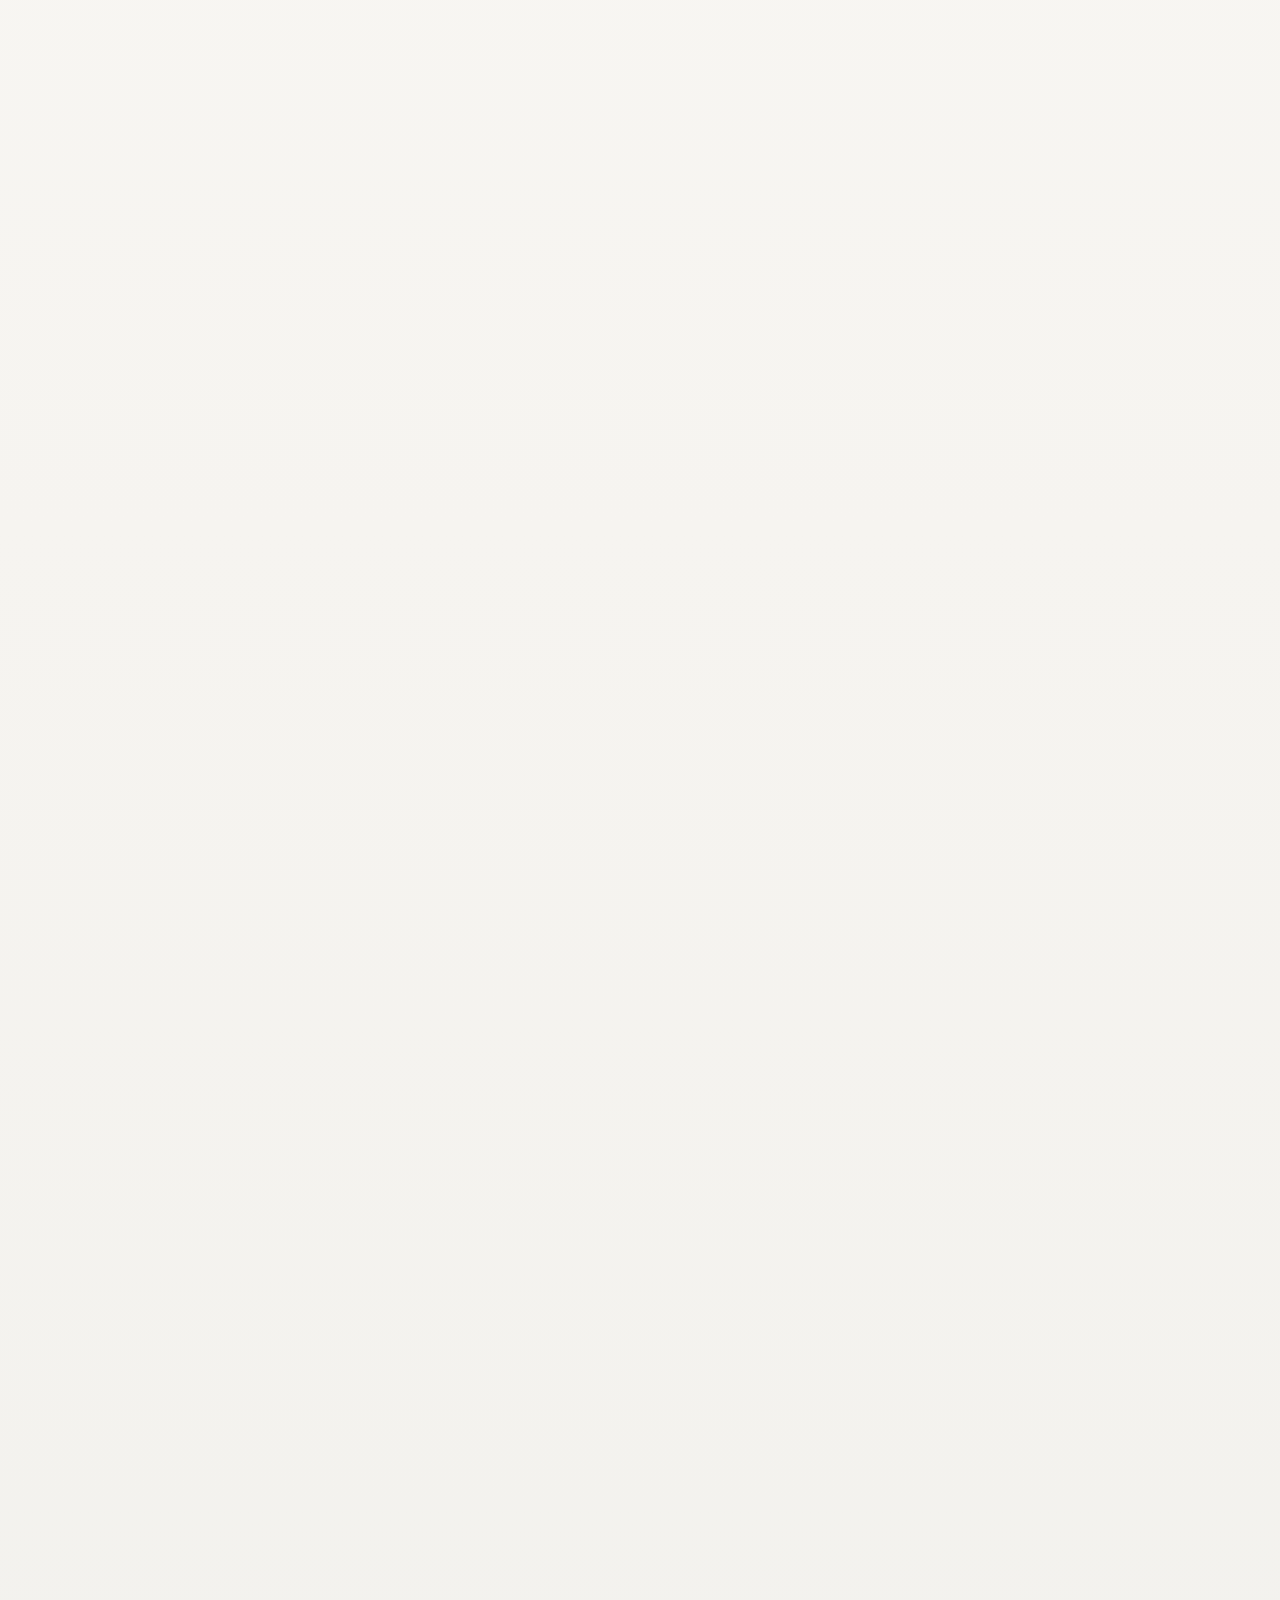
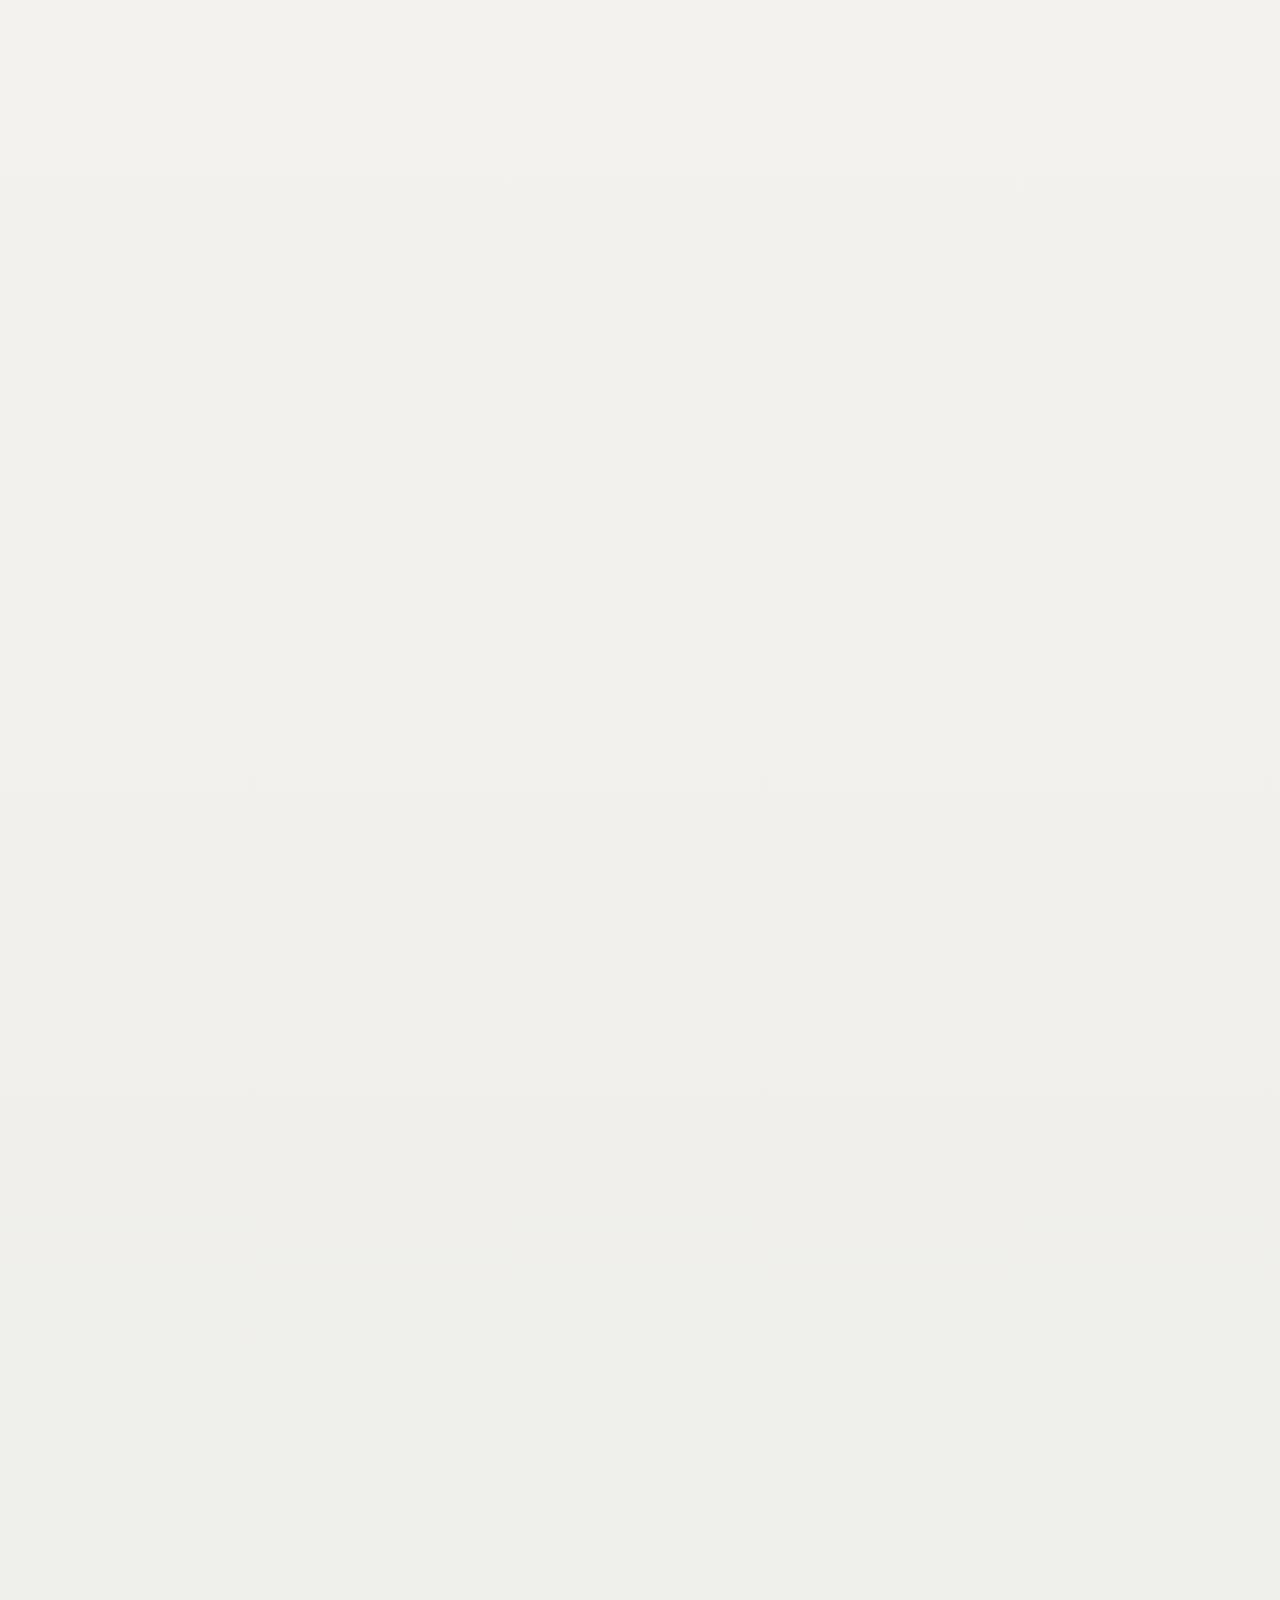
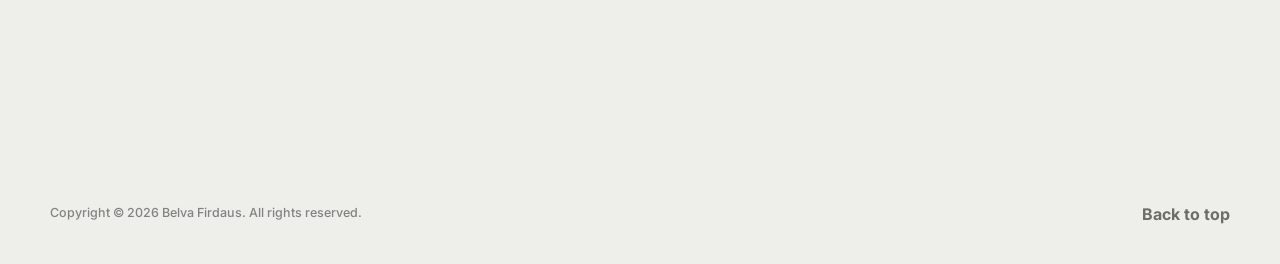
<file: pages/video.html>
<!DOCTYPE html>
<html lang="en">
<head>
  <meta charset="UTF-8">
  <meta name="viewport" content="width=device-width, initial-scale=1.0">
  <meta name="description" content="Video content and editing projects by Belva Firdaus.">
  <title>Video Content Projects - Belva Firdaus Portfolio</title>
  <script src="../js/theme-toggle.js"></script>
  <link rel="icon" href="../assets/logo/favicon.ico" sizes="any">
  <link rel="icon" type="image/png" sizes="32x32" href="../assets/logo/favicon-32x32.png">
  <link rel="icon" type="image/png" sizes="16x16" href="../assets/logo/favicon-16x16.png">
  <link rel="apple-touch-icon" href="../assets/logo/apple-touch-icon.png">
  <link rel="preconnect" href="https://fonts.googleapis.com">
  <link rel="preconnect" href="https://fonts.gstatic.com" crossorigin>
  <link href="https://fonts.googleapis.com/css2?family=Inter:wght@400;500;600;700;800;900&display=swap" rel="stylesheet">
  <link rel="stylesheet" href="../css/style.css">
  <link rel="stylesheet" href="../css/project.css">
  <link rel="stylesheet" href="../css/animation.css">
  <link rel="stylesheet" href="../css/reveal.css">
  <noscript>
    <style>
      body, .reveal {
        opacity: 1 !important;
        transform: none !important;
      }
    </style>
  </noscript>
</head>
<body class="project-page">
  <div class="loader" aria-hidden="true">
    <div class="loader__mark">BF</div>
  </div>

  <div class="cursor-dot" aria-hidden="true"></div>

  <header class="site-header">
    <a class="brand" href="../index.html#top" aria-label="Belva Firdaus home">
      <img src="../assets/logo/bf-logo.png" alt="Belva Firdaus logo">
      <span>Belva Firdaus</span>
    </a>
    <nav class="nav" aria-label="Primary navigation">
      <a href="../index.html#about">About</a>
      <a href="../index.html#skills">Skills</a>
      <a href="../index.html#projects">Projects</a>
      <a href="../index.html#contact">Contact</a>
    </nav>
    <div class="nav-actions">
      <button class="theme-toggle" type="button" data-theme-toggle aria-label="Switch to dark mode" aria-pressed="false">
        <span class="theme-toggle__icon" aria-hidden="true">
          <svg viewBox="0 0 24 24" focusable="false">
            <path d="M9 18h6"></path>
            <path d="M10 22h4"></path>
            <path d="M8.6 15.5c-1.7-1.2-2.6-3.1-2.6-5.1a6 6 0 1 1 12 0c0 2-.9 3.9-2.6 5.1-.7.5-1.1 1.2-1.1 2H9.7c0-.8-.4-1.5-1.1-2Z"></path>
          </svg>
        </span>
      </button>
      <a class="nav-cta" href="../assets/cv/belva-firdaus-cv.pdf" target="_blank" rel="noopener noreferrer">Download CV</a>
    </div>
  </header>

  <main id="top" class="project-main" data-project-page>
    <section class="case-study">
      <div class="case-hero reveal">
        <p class="eyebrow">Video Content Projects</p>
        <h1>Video content, event edits, and social media storytelling.</h1>
      </div>

      <div class="case-content">
        <div class="case-copy reveal">
          <h2>Project Overview</h2>
          <p>A selected collection of video content projects across event promotion, F&amp;B reels, educational content, and personal editing exercises.</p>

          <h2>My Role</h2>
          <p>Planned video concepts, edited footage, arranged subtitles, refined transitions, adjusted sound, and prepared exports for social media publication.</p>

          <h2>Editing Process</h2>
          <p>The process focused on shaping raw footage into clear, concise, and engaging video content through pacing, audio sync, subtitle readability, and color correction.</p>
        </div>
        <aside class="case-meta reveal reveal--right">
          <div>
            <h2>Tools Used</h2>
            <p>Adobe Premiere Pro, CapCut, Canva</p>
          </div>
          <div>
            <h2>Final Result</h2>
            <p>A focused video portfolio showing promotional TikTok videos, F&amp;B reels, educational content, personal editing experiments, and selected long-form works embedded from YouTube.</p>
          </div>
        </aside>
      </div>

      <div class="video-section-heading reveal">
        <p class="eyebrow">Long-Form / External Video Works</p>
        <h2>Selected larger video projects.</h2>
      </div>

      <div class="youtube-grid reveal" aria-label="Selected external video works">
        <article class="youtube-card reveal">
          <div class="youtube-card__frame">
            <iframe src="https://www.youtube.com/embed/lkLBTXZKwMM" title="AI mahasiswa interview video project" loading="lazy" allow="accelerometer; autoplay; clipboard-write; encrypted-media; gyroscope; picture-in-picture; web-share" referrerpolicy="strict-origin-when-cross-origin" allowfullscreen></iframe>
          </div>
          <div class="youtube-card__body">
            <p>Interview Video</p>
            <h3>AI Mahasiswa</h3>
            <a href="https://youtu.be/lkLBTXZKwMM" target="_blank" rel="noopener noreferrer">Open on YouTube</a>
          </div>
        </article>
        <article class="youtube-card reveal">
          <div class="youtube-card__frame">
            <iframe src="https://www.youtube.com/embed/GW_gh8Wpa90" title="Kelana Tulus music video project" loading="lazy" allow="accelerometer; autoplay; clipboard-write; encrypted-media; gyroscope; picture-in-picture; web-share" referrerpolicy="strict-origin-when-cross-origin" allowfullscreen></iframe>
          </div>
          <div class="youtube-card__body">
            <p>Music Video</p>
            <h3>Kelana - Tulus</h3>
            <a href="https://youtu.be/GW_gh8Wpa90" target="_blank" rel="noopener noreferrer">Open on YouTube</a>
          </div>
        </article>
        <article class="youtube-card reveal">
          <div class="youtube-card__frame">
            <iframe src="https://www.youtube.com/embed/9BAACGDBc3A" title="100 Juta short film project" loading="lazy" allow="accelerometer; autoplay; clipboard-write; encrypted-media; gyroscope; picture-in-picture; web-share" referrerpolicy="strict-origin-when-cross-origin" allowfullscreen></iframe>
          </div>
          <div class="youtube-card__body">
            <p>Short Film</p>
            <h3>100 Juta</h3>
            <a href="https://youtu.be/9BAACGDBc3A" target="_blank" rel="noopener noreferrer">Open on YouTube</a>
          </div>
        </article>
      </div>

      <div class="video-section-heading reveal">
        <p class="eyebrow">Social &amp; Short Video Edits</p>
        <h2>Selected videos hosted directly on this portfolio.</h2>
      </div>

      <div class="video-grid reveal" aria-label="Selected video works">
        <article class="video-card reveal">
          <video src="../assets/videos/video-content/maps-tiktok-1.mp4" controls preload="metadata" playsinline></video>
          <div class="video-card__body">
            <p>MAPS 2024</p>
            <h3>Promotional TikTok 01</h3>
          </div>
        </article>
        <article class="video-card reveal">
          <video src="../assets/videos/video-content/maps-tiktok-2.mp4" controls preload="metadata" playsinline></video>
          <div class="video-card__body">
            <p>MAPS 2024</p>
            <h3>Promotional TikTok 02</h3>
          </div>
        </article>
        <article class="video-card reveal">
          <video src="../assets/videos/video-content/maps-tiktok-3.mp4" controls preload="metadata" playsinline></video>
          <div class="video-card__body">
            <p>MAPS 2024</p>
            <h3>Promotional TikTok 03</h3>
          </div>
        </article>
        <article class="video-card reveal">
          <video src="../assets/videos/video-content/maps-tiktok-4.mp4" controls preload="metadata" playsinline></video>
          <div class="video-card__body">
            <p>MAPS 2024</p>
            <h3>Promotional TikTok 04</h3>
          </div>
        </article>
        <article class="video-card reveal">
          <video src="../assets/videos/video-content/maps-tiktok-5.mp4" controls preload="metadata" playsinline></video>
          <div class="video-card__body">
            <p>MAPS 2024</p>
            <h3>Promotional TikTok 05</h3>
          </div>
        </article>
        <article class="video-card reveal">
          <video src="../assets/videos/video-content/slicensip-reels-1.mp4" controls preload="metadata" playsinline></video>
          <div class="video-card__body">
            <p>Slice &amp; Sip</p>
            <h3>F&amp;B Reels 01</h3>
          </div>
        </article>
        <article class="video-card reveal">
          <video src="../assets/videos/video-content/slicensip-reels-2.mp4" controls preload="metadata" playsinline></video>
          <div class="video-card__body">
            <p>Slice &amp; Sip</p>
            <h3>F&amp;B Reels 02</h3>
          </div>
        </article>
        <article class="video-card reveal">
          <video src="../assets/videos/video-content/slicensip-reels-3.mp4" controls preload="metadata" playsinline></video>
          <div class="video-card__body">
            <p>Slice &amp; Sip</p>
            <h3>F&amp;B Reels 03</h3>
          </div>
        </article>
        <article class="video-card reveal">
          <video src="../assets/videos/video-content/slicensip-reels-4.mp4" controls preload="metadata" playsinline></video>
          <div class="video-card__body">
            <p>Slice &amp; Sip</p>
            <h3>F&amp;B Reels 04</h3>
          </div>
        </article>
        <article class="video-card video-card--wide reveal">
          <video src="../assets/videos/video-content/nightdrive.mp4" controls preload="metadata" playsinline></video>
          <div class="video-card__body">
            <p>Personal Editing</p>
            <h3>Night Drive Editing Study</h3>
          </div>
        </article>
        <article class="video-card video-card--wide reveal">
          <video src="../assets/videos/video-content/utbk-preparation.mp4" controls preload="metadata" playsinline></video>
          <div class="video-card__body">
            <p>Educational Content</p>
            <h3>UTBK Preparation Video</h3>
          </div>
        </article>
      </div>

      <nav class="project-navigation reveal" aria-label="Project navigation">
        <a class="project-nav-link" href="project4.html" data-project-adjacent>
          <span>Previous Project</span>
          <strong>Personal &amp; Assisted Projects</strong>
        </a>
        <a class="project-nav-link" href="golden.html" data-project-adjacent>
          <span>Next Project</span>
          <strong>Golden Project</strong>
        </a>
        <a class="project-nav-link project-nav-link--home" href="../index.html#projects">
          <span>Back to Home</span>
          <strong>Featured Projects</strong>
        </a>
      </nav>
    </section>
  </main>

  <footer class="footer reveal">
    <div class="footer__brand">
      <small>Copyright &copy; 2026 Belva Firdaus. All rights reserved.</small>
    </div>
    <a href="#top">Back to top</a>
  </footer>

  <script src="../js/script.js"></script>
  <script src="../js/project.js"></script>
  <script src="../js/gallery.js"></script>
  <script src="../js/transitions.js"></script>
  <script src="../js/scroll-animations.js"></script>
  <script src="../js/reveal.js"></script>
  <script src="../js/contact.js"></script>
</body>
</html>
</file>
<file: css/style.css>
:root {
  --bg: #f6f4f0;
  --ink: #0c0c0d;
  --muted: #6e6d68;
  --line: rgba(12, 12, 13, 0.12);
  --paper: rgba(255, 255, 255, 0.74);
  --paper-solid: #ffffff;
  --charcoal: #151515;
  --accent: #c8ff5f;
  --blue: #2862c6;
  --radius: 8px;
  --shadow: 0 24px 80px rgba(12, 12, 13, 0.12);
  --max: 1180px;
}

* {
  box-sizing: border-box;
}

html {
  scroll-behavior: smooth;
}

body {
  margin: 0;
  background:
    radial-gradient(circle at top left, rgba(255, 255, 255, 0.9), transparent 28rem),
    linear-gradient(180deg, #fbfaf7 0%, var(--bg) 42%, #eeeeea 100%);
  color: var(--ink);
  font-family: "Inter", Arial, sans-serif;
  letter-spacing: 0;
  overflow-x: hidden;
}

body.is-loading {
  overflow: hidden;
}

img {
  display: block;
  max-width: 100%;
}

a {
  color: inherit;
  text-decoration: none;
}

button,
a {
  -webkit-tap-highlight-color: transparent;
}

::selection {
  background: rgba(0, 0, 0, 0.12);
  color: inherit;
}

.site-header {
  position: sticky;
  top: 0;
  z-index: 50;
  display: grid;
  grid-template-columns: minmax(0, 1fr) auto minmax(0, 1fr);
  align-items: center;
  gap: 18px;
  width: min(calc(100% - 32px), var(--max));
  margin: 16px auto 0;
  padding: 10px 12px;
  border: 1px solid rgba(255, 255, 255, 0.78);
  border-radius: 999px;
  background: rgba(255, 255, 255, 0.7);
  box-shadow: 0 14px 45px rgba(12, 12, 13, 0.08);
  backdrop-filter: blur(18px);
}

.site-header.has-scrolled {
  box-shadow: 0 18px 60px rgba(12, 12, 13, 0.13);
}

.brand {
  display: inline-flex;
  align-items: center;
  justify-self: start;
  gap: 12px;
  font-weight: 800;
  white-space: nowrap;
}

.brand img {
  width: 44px;
  height: 44px;
  border-radius: 50%;
  object-fit: cover;
  transition: filter 0.3s cubic-bezier(0.16, 1, 0.3, 1);
}

.nav {
  display: flex;
  align-items: center;
  justify-content: center;
  justify-self: center;
  gap: 4px;
  padding: 4px;
  border-radius: 999px;
  background: rgba(12, 12, 13, 0.04);
}

.nav a,
.nav-cta {
  position: relative;
  padding: 10px 14px;
  border-radius: 999px;
  color: rgba(12, 12, 13, 0.72);
  font-size: 0.88rem;
  font-weight: 700;
  overflow: hidden;
}

.nav a:hover,
.nav a.is-active {
  background: white;
  color: var(--ink);
}

.nav-cta {
  background: var(--ink);
  color: white;
}

.nav-actions {
  display: flex;
  align-items: center;
  justify-content: flex-end;
  justify-self: end;
  gap: 10px;
}

.theme-toggle {
  display: inline-flex;
  align-items: center;
  justify-content: center;
  width: 40px;
  min-width: 40px;
  min-height: 40px;
  height: 40px;
  padding: 0;
  border: 1px solid var(--line);
  border-radius: 999px;
  background: rgba(255, 255, 255, 0.62);
  color: var(--ink);
  font: inherit;
  font-size: 0.82rem;
  font-weight: 800;
  cursor: pointer;
  backdrop-filter: blur(18px);
  transition: background 0.25s ease, color 0.25s ease, border-color 0.25s ease;
}

.theme-toggle__icon,
.theme-toggle svg {
  display: block;
  width: 18px;
  height: 18px;
}

.theme-toggle svg {
  fill: none;
  stroke: currentColor;
  stroke-width: 1.8;
  stroke-linecap: round;
  stroke-linejoin: round;
}

.theme-toggle:focus-visible {
  outline: 2px solid var(--accent);
  outline-offset: 3px;
}

.section,
.footer {
  width: min(calc(100% - 32px), var(--max));
  margin: 0 auto;
}

.section {
  padding: 112px 0;
}

.eyebrow {
  margin: 0 0 16px;
  color: var(--muted);
  font-size: 0.78rem;
  font-weight: 800;
  letter-spacing: 0.12em;
  text-transform: uppercase;
}

h1,
h2,
h3,
p {
  margin-top: 0;
}

h1,
h2 {
  letter-spacing: 0;
}

h1 {
  max-width: 760px;
  margin-bottom: 24px;
  font-size: clamp(3.15rem, 6vw, 5.25rem);
  line-height: 0.95;
  font-weight: 900;
}

h2 {
  max-width: 900px;
  margin-bottom: 0;
  font-size: clamp(2.15rem, 5.4vw, 5.8rem);
  line-height: 0.98;
  font-weight: 900;
}

h3 {
  font-size: 1.05rem;
  line-height: 1.2;
}

p {
  color: var(--muted);
  line-height: 1.7;
}

.hero {
  position: relative;
  display: grid;
  grid-template-columns: minmax(0, 1fr) minmax(300px, 0.72fr);
  gap: 34px;
  min-height: calc(100vh - 72px);
  padding-top: 48px;
  align-items: center;
}

.hero__intro {
  max-width: 660px;
  font-size: clamp(1rem, 1.5vw, 1.28rem);
}

.hero__actions {
  display: flex;
  flex-wrap: wrap;
  gap: 12px;
  margin-top: 32px;
}

.btn {
  position: relative;
  display: inline-flex;
  align-items: center;
  justify-content: center;
  min-height: 52px;
  padding: 0 22px;
  border-radius: 999px;
  font-weight: 800;
  overflow: hidden;
  transition: transform 0.25s ease, box-shadow 0.25s ease, background 0.25s ease;
}

.btn:hover {
  transform: translateY(-3px);
}

.btn--dark {
  background: var(--ink);
  color: white;
  box-shadow: 0 18px 36px rgba(12, 12, 13, 0.18);
}

.btn--light {
  background: white;
  border: 1px solid var(--line);
}

.hero__visual {
  position: relative;
}

.portrait-shell {
  position: relative;
  overflow: hidden;
  aspect-ratio: 4 / 5;
  max-height: 590px;
  border-radius: 8px;
  background: var(--charcoal);
  box-shadow: var(--shadow);
}

.portrait-shell img {
  width: 100%;
  height: 100%;
  object-fit: cover;
  filter: saturate(0.88) contrast(1.05);
  transition: transform 0.8s ease;
}

.portrait-shell:hover img {
  transform: scale(1.05);
}

.availability {
  position: absolute;
  right: 14px;
  bottom: 28px;
  display: inline-flex;
  align-items: center;
  gap: 10px;
  max-width: min(280px, 80%);
  padding: 14px 16px;
  border: 1px solid rgba(255, 255, 255, 0.72);
  border-radius: 999px;
  background: rgba(255, 255, 255, 0.78);
  box-shadow: 0 18px 45px rgba(12, 12, 13, 0.12);
  color: var(--ink);
  font-size: 0.86rem;
  font-weight: 800;
  backdrop-filter: blur(18px);
}

.availability span {
  width: 9px;
  height: 9px;
  flex: 0 0 auto;
  border-radius: 50%;
  background: #20c55e;
  box-shadow: 0 0 0 8px rgba(32, 197, 94, 0.14);
}

.scroll-indicator {
  position: absolute;
  left: 0;
  bottom: 34px;
  width: 30px;
  height: 54px;
  border: 1px solid var(--line);
  border-radius: 999px;
}

.scroll-indicator span {
  position: absolute;
  left: 50%;
  top: 10px;
  width: 4px;
  height: 4px;
  border-radius: 50%;
  background: var(--ink);
  transform: translateX(-50%);
  animation: scrollDot 1.6s ease-in-out infinite;
}

.section-heading {
  margin-bottom: 44px;
}

.section-heading--split {
  display: grid;
  grid-template-columns: minmax(0, 1fr) 280px;
  gap: 32px;
  align-items: end;
}

.section-heading--split > p {
  margin-bottom: 8px;
}

.about__grid {
  display: grid;
  grid-template-columns: minmax(0, 0.8fr) minmax(0, 1.2fr);
  gap: 28px;
}

.about__bio {
  position: sticky;
  top: 110px;
  align-self: start;
  padding: 34px;
  border: 1px solid var(--line);
  border-radius: var(--radius);
  background: var(--paper);
  box-shadow: 0 16px 50px rgba(12, 12, 13, 0.06);
}

.about__bio p:last-child {
  margin-bottom: 0;
}

.timeline {
  display: grid;
  gap: 14px;
}

.timeline article {
  position: relative;
  padding: 28px 28px 28px 38px;
  border: 1px solid var(--line);
  border-radius: var(--radius);
  background: rgba(255, 255, 255, 0.58);
  transition: transform 0.25s ease, box-shadow 0.25s ease;
}

.timeline article::before {
  content: "";
  position: absolute;
  left: 18px;
  top: 34px;
  width: 8px;
  height: 8px;
  border-radius: 50%;
  background: var(--ink);
}

.timeline article:hover,
.skill-card:hover,
.software-grid article:hover,
.project-card:hover {
  transform: translateY(-6px);
  box-shadow: 0 22px 60px rgba(12, 12, 13, 0.12);
}

.timeline span,
.skill-card span {
  display: inline-block;
  margin-bottom: 12px;
  color: var(--muted);
  font-size: 0.78rem;
  font-weight: 800;
  text-transform: uppercase;
}

.timeline p,
.skill-card p {
  margin-bottom: 0;
}

.skill-grid {
  display: grid;
  grid-template-columns: repeat(4, minmax(0, 1fr));
  gap: 14px;
}

.skill-card {
  min-height: 300px;
  padding: 28px;
  border: 1px solid var(--line);
  border-radius: var(--radius);
  background: var(--paper-solid);
  transition: transform 0.25s ease, box-shadow 0.25s ease;
}

.skill-card h3 {
  min-height: 76px;
}

.software-grid {
  display: grid;
  grid-template-columns: repeat(6, minmax(0, 1fr));
  gap: 12px;
}

.software-grid article {
  display: grid;
  place-items: center;
  min-height: 150px;
  padding: 24px 16px;
  border: 1px solid var(--line);
  border-radius: var(--radius);
  background: rgba(255, 255, 255, 0.7);
  transition: transform 0.25s ease, box-shadow 0.25s ease;
}

.software-grid img {
  width: 54px;
  height: 54px;
  object-fit: contain;
  margin-bottom: 18px;
}

.software-grid span {
  font-weight: 800;
  text-align: center;
}

.project-grid {
  display: grid;
  grid-template-columns: repeat(auto-fit, minmax(220px, 1fr));
  gap: 16px;
}

.project-card {
  display: grid;
  grid-template-rows: auto 1fr;
  overflow: hidden;
  border: 1px solid var(--line);
  border-radius: var(--radius);
  background: var(--paper-solid);
  transition: transform 0.25s ease, box-shadow 0.25s ease;
}

.project-card > img,
.project-card > video,
.project-card__video-thumb {
  width: 100%;
  aspect-ratio: 4 / 4.6;
  object-fit: cover;
  background: #e8e6df;
  transition: transform 0.65s ease;
}

.project-card > video,
.project-card__video-thumb {
  display: block;
}

.project-card__video-thumb {
  position: relative;
  display: grid;
  grid-template-columns: 1fr 1fr;
  grid-template-rows: 1.25fr 1fr;
  gap: 3px;
  overflow: hidden;
  background: #111110;
}

.project-card__video-thumb img {
  width: 100%;
  height: 100%;
  min-width: 0;
  object-fit: cover;
}

.project-card__video-thumb img:first-child {
  grid-column: 1 / -1;
}

.project-card__video-thumb span {
  position: absolute;
  left: 50%;
  top: 50%;
  display: inline-flex;
  align-items: center;
  justify-content: center;
  width: 64px;
  height: 64px;
  border-radius: 50%;
  background: rgba(255, 255, 255, 0.92);
  color: var(--ink);
  transform: translate(-50%, -50%);
  box-shadow: 0 20px 54px rgba(0, 0, 0, 0.32);
}

.project-card__video-thumb span::before {
  content: "";
  width: 0;
  height: 0;
  margin-left: 4px;
  border-top: 10px solid transparent;
  border-bottom: 10px solid transparent;
  border-left: 16px solid currentColor;
}

.project-card:hover > img,
.project-card:hover > video,
.project-card:hover .project-card__video-thumb {
  transform: scale(1.04);
}

.project-card__body {
  display: flex;
  flex-direction: column;
  align-items: flex-start;
  min-height: 246px;
  padding: 22px;
}

.project-card p {
  margin-bottom: 10px;
  color: var(--blue);
  font-size: 0.78rem;
  font-weight: 900;
  text-transform: uppercase;
}

.project-card h3 {
  margin-bottom: 10px;
  font-size: 1.25rem;
}

.project-card__body > span {
  color: var(--muted);
  line-height: 1.55;
}

.project-card__link {
  min-height: 46px;
  margin-top: auto;
  padding: 0 18px;
  font-size: 0.88rem;
}

.contact {
  padding-bottom: 72px;
}

.contact__inner {
  padding: clamp(36px, 7vw, 78px);
  border-radius: var(--radius);
  background: var(--ink);
  color: white;
  box-shadow: var(--shadow);
}

.contact__inner p {
  color: rgba(255, 255, 255, 0.62);
}

.contact__inner h2 {
  color: white;
}

.contact-info-card {
  display: grid;
  grid-template-columns: repeat(3, minmax(0, 1fr));
  max-width: 860px;
  margin-top: 30px;
  overflow: hidden;
  border: 1px solid rgba(255, 255, 255, 0.14);
  border-radius: 24px;
  background: rgba(255, 255, 255, 0.055);
}

.contact-info-card__item {
  padding: 18px 20px;
  border-right: 1px solid rgba(255, 255, 255, 0.12);
}

.contact-info-card__item:last-child {
  border-right: 0;
}

.contact-info-card__item span {
  display: block;
  margin-bottom: 8px;
  color: rgba(255, 255, 255, 0.48);
  font-size: 0.72rem;
  font-weight: 900;
  letter-spacing: 0.08em;
  text-transform: uppercase;
}

.contact-info-card__item p {
  color: rgba(255, 255, 255, 0.86);
  font-size: clamp(0.9rem, 1.25vw, 1rem);
  font-weight: 800;
  line-height: 1.45;
  overflow-wrap: anywhere;
}

.contact-links {
  display: flex;
  flex-wrap: wrap;
  gap: 10px;
  margin-top: 34px;
}

.contact-links a,
.contact-links span {
  display: inline-flex;
  align-items: center;
  min-height: 48px;
  padding: 0 16px;
  border: 1px solid rgba(255, 255, 255, 0.16);
  border-radius: 999px;
  background: rgba(255, 255, 255, 0.07);
  color: white;
  font-weight: 800;
}

.contact-links a:hover {
  background: white;
  color: var(--ink);
}

.footer {
  display: flex;
  justify-content: space-between;
  align-items: flex-start;
  gap: 18px;
  padding: 26px 0 40px;
  color: var(--muted);
  font-weight: 700;
}

.footer__brand {
  display: flex;
  flex-direction: column;
  gap: 6px;
}

.footer p {
  margin: 0;
}

.footer small {
  color: rgba(12, 12, 13, 0.48);
  font-size: 0.78rem;
  font-weight: 500;
  line-height: 1.5;
}

@media (max-width: 1040px) {
  .hero,
  .about__grid,
  .section-heading--split {
    grid-template-columns: 1fr;
  }

  .about__bio {
    position: static;
  }

  .skill-grid,
  .project-grid {
    grid-template-columns: repeat(2, minmax(0, 1fr));
  }

  .software-grid {
    grid-template-columns: repeat(3, minmax(0, 1fr));
  }
}

@media (max-width: 760px) {
  .site-header {
    display: flex;
    align-items: stretch;
    border-radius: 24px;
    flex-wrap: wrap;
  }

  .brand {
    flex: 1 1 auto;
  }

  .nav {
    order: 3;
    width: 100%;
    overflow-x: auto;
    justify-content: flex-start;
  }

  .nav-cta {
    padding-inline: 12px;
  }

  .nav-actions {
    gap: 8px;
    margin-left: 0;
  }

  .theme-toggle {
    min-height: 40px;
  }

  .section {
    padding: 82px 0;
  }

  .hero {
    min-height: auto;
    padding-top: 58px;
  }

  h1 {
    font-size: clamp(2.8rem, 14vw, 4rem);
  }

  h2 {
    font-size: clamp(2rem, 11vw, 3.3rem);
  }

  .scroll-indicator {
    display: none;
  }

  .skill-grid,
  .project-grid,
  .software-grid {
    grid-template-columns: 1fr;
  }

  .skill-card {
    min-height: auto;
  }

  .skill-card h3 {
    min-height: auto;
  }

  .availability {
    right: 12px;
    bottom: 12px;
  }

  .footer {
    flex-direction: column;
  }
}

@media (max-width: 430px) {
  .section,
  .footer {
    width: min(calc(100% - 24px), var(--max));
  }

  .site-header {
    width: min(calc(100% - 24px), var(--max));
  }

  .brand {
    gap: 10px;
  }

  .brand img {
    width: 42px;
    height: 42px;
  }

  .nav a,
  .nav-cta,
  .theme-toggle {
    font-size: 0.8rem;
  }

  .theme-toggle {
    width: 38px;
    min-width: 38px;
    height: 38px;
    min-height: 38px;
  }

  .hero__actions,
  .contact-links {
    display: grid;
  }

  .contact-info-card {
    grid-template-columns: 1fr;
    border-radius: 20px;
  }

  .contact-info-card__item {
    border-right: 0;
    border-bottom: 1px solid rgba(255, 255, 255, 0.12);
  }

  .contact-info-card__item:last-child {
    border-bottom: 0;
  }

  .btn,
  .contact-links a,
  .contact-links span {
    width: 100%;
  }
}

html[data-theme="dark"] {
  color-scheme: dark;
  --bg: #111110;
  --ink: #f4f1ea;
  --muted: #a8a29a;
  --line: rgba(255, 255, 255, 0.13);
  --paper: rgba(28, 28, 27, 0.78);
  --paper-solid: #171716;
  --charcoal: #151515;
  --blue: #8bb8ff;
  --shadow: 0 24px 80px rgba(0, 0, 0, 0.4);
}

html[data-theme="dark"] body {
  background:
    radial-gradient(circle at top left, rgba(255, 255, 255, 0.08), transparent 28rem),
    linear-gradient(180deg, #151514 0%, var(--bg) 46%, #090909 100%);
  color: var(--ink);
}

html[data-theme="dark"] ::selection {
  background: rgba(255, 255, 255, 0.18);
  color: inherit;
}

html[data-theme="dark"] .site-header {
  border-color: rgba(255, 255, 255, 0.12);
  background: rgba(20, 20, 19, 0.74);
  box-shadow: 0 14px 45px rgba(0, 0, 0, 0.32);
}

html[data-theme="dark"] .site-header.has-scrolled {
  box-shadow: 0 18px 60px rgba(0, 0, 0, 0.46);
}

html[data-theme="dark"] .brand img {
  filter: brightness(0) invert(1) contrast(1.08);
}

html[data-theme="dark"] .nav {
  background: rgba(255, 255, 255, 0.06);
}

html[data-theme="dark"] .nav a {
  color: rgba(244, 241, 234, 0.74);
}

html[data-theme="dark"] .nav a:hover,
html[data-theme="dark"] .nav a.is-active {
  background: rgba(255, 255, 255, 0.12);
  color: var(--ink);
}

html[data-theme="dark"] .nav-cta,
html[data-theme="dark"] .btn--dark,
html[data-theme="dark"] .project-nav-link--home {
  background: var(--ink);
  color: #111110;
}

html[data-theme="dark"] .theme-toggle {
  border-color: var(--line);
  background: rgba(255, 255, 255, 0.08);
  color: var(--ink);
}

html[data-theme="dark"] .btn--light,
html[data-theme="dark"] .availability,
html[data-theme="dark"] .about__bio,
html[data-theme="dark"] .timeline article,
html[data-theme="dark"] .software-grid article {
  border-color: var(--line);
  background: var(--paper);
  color: var(--ink);
}

html[data-theme="dark"] .skill-card,
html[data-theme="dark"] .project-card {
  border-color: var(--line);
  background: var(--paper-solid);
  color: var(--ink);
}

html[data-theme="dark"] .availability {
  box-shadow: 0 18px 45px rgba(0, 0, 0, 0.32);
}

html[data-theme="dark"] .contact__inner {
  border: 1px solid var(--line);
  background: #151514;
  color: var(--ink);
}

html[data-theme="dark"] .contact__inner h2 {
  color: var(--ink);
}

html[data-theme="dark"] .contact-info-card {
  border-color: rgba(255, 255, 255, 0.16);
  background: rgba(255, 255, 255, 0.06);
}

html[data-theme="dark"] .contact-info-card__item,
html[data-theme="dark"] .contact-info-card__item:last-child {
  border-color: rgba(255, 255, 255, 0.13);
}

html[data-theme="dark"] .contact-info-card__item span {
  color: rgba(244, 241, 234, 0.52);
}

html[data-theme="dark"] .contact-info-card__item p {
  color: rgba(244, 241, 234, 0.88);
}

html[data-theme="dark"] .contact-links a,
html[data-theme="dark"] .contact-links span {
  border-color: rgba(255, 255, 255, 0.18);
  background: rgba(255, 255, 255, 0.08);
  color: var(--ink);
}

html[data-theme="dark"] .contact-links a:hover {
  background: var(--ink);
  color: #111110;
}

html[data-theme="dark"] .footer small {
  color: rgba(244, 241, 234, 0.58);
}

html[data-theme="dark"] .scroll-indicator span,
html[data-theme="dark"] .timeline article::before {
  background: var(--ink);
}
</file>
<file: css/project.css>
.project-main {
  padding-top: 52px;
}

.case-study {
  width: min(calc(100% - 32px), var(--max));
  margin: 0 auto;
  padding: 80px 0 72px;
  border-top: 1px solid var(--line);
}

.case-study:first-child {
  border-top: 0;
}

.case-hero {
  display: grid;
  gap: 0;
}

.case-hero h1 {
  max-width: 1120px;
  margin-bottom: 0;
  font-size: clamp(2.65rem, 6vw, 5.8rem);
}

.case-content {
  display: grid;
  grid-template-columns: minmax(0, 1fr) 340px;
  gap: 24px;
  margin: 28px 0;
}

.case-copy,
.case-meta {
  padding: 30px;
  border: 1px solid var(--line);
  border-radius: var(--radius);
  background: rgba(255, 255, 255, 0.74);
}

.case-copy h2,
.case-copy h3,
.case-meta h2,
.case-meta h3 {
  margin: 0 0 10px;
  font-size: 1.05rem;
  line-height: 1.2;
}

.case-copy p:not(:last-child),
.case-meta p:not(:last-child) {
  margin-bottom: 26px;
}

.gallery {
  display: grid;
  grid-template-columns: repeat(4, minmax(0, 1fr));
  gap: 12px;
}

.gallery--mixed {
  grid-template-columns: repeat(6, minmax(0, 1fr));
}

.gallery img {
  width: 100%;
  height: 100%;
  min-height: 260px;
  max-height: 430px;
  object-fit: cover;
  border: 0;
  border-radius: var(--radius);
  background: #dedbd3;
  cursor: pointer;
  transition: transform 0.3s ease, filter 0.3s ease;
}

.gallery img:hover,
.gallery img:focus-visible {
  transform: translateY(-4px) scale(1.01);
  filter: saturate(1.05) contrast(1.03);
  outline: none;
}

.gallery--mixed img:nth-child(1),
.gallery--mixed img:nth-child(2) {
  grid-column: span 3;
}

.gallery--mixed img:nth-child(3),
.gallery--mixed img:nth-child(4),
.gallery--mixed img:nth-child(5),
.gallery--mixed img:nth-child(6) {
  grid-column: span 2;
}

.video-section-heading {
  max-width: 760px;
  margin: 48px 0 18px;
}

.video-section-heading h2 {
  margin: 0;
  font-size: clamp(2rem, 4vw, 4.2rem);
  line-height: 0.96;
}

.youtube-grid {
  display: grid;
  grid-template-columns: repeat(3, minmax(0, 1fr));
  gap: 16px;
}

.youtube-card {
  overflow: hidden;
  border: 1px solid var(--line);
  border-radius: var(--radius);
  background: rgba(255, 255, 255, 0.74);
  transition: transform 0.25s ease, box-shadow 0.25s ease, background 0.25s ease;
}

.youtube-card__frame {
  position: relative;
  aspect-ratio: 16 / 9;
  overflow: hidden;
  background: #111110;
}

.youtube-card__frame iframe {
  position: absolute;
  inset: 0;
  width: 100%;
  height: 100%;
  border: 0;
}

.youtube-card__body {
  padding: 18px;
}

.video-grid {
  display: grid;
  grid-template-columns: repeat(3, minmax(0, 1fr));
  gap: 16px;
}

.video-card {
  overflow: hidden;
  border: 1px solid var(--line);
  border-radius: var(--radius);
  background: rgba(255, 255, 255, 0.74);
  transition: transform 0.25s ease, box-shadow 0.25s ease, background 0.25s ease;
}

.video-card video {
  display: block;
  width: 100%;
  aspect-ratio: 9 / 16;
  max-height: 560px;
  object-fit: cover;
  background: #111110;
}

.video-card--wide {
  grid-column: span 3;
}

.video-card--wide video {
  aspect-ratio: 16 / 9;
  max-height: 540px;
}

.video-card__body {
  padding: 18px;
}

.youtube-card__body p,
.video-card__body p {
  margin-bottom: 8px;
  color: var(--blue);
  font-size: 0.76rem;
  font-weight: 900;
  text-transform: uppercase;
}

.youtube-card__body h3,
.video-card__body h3 {
  margin: 0;
  font-size: 1rem;
  line-height: 1.25;
}

.youtube-card__body a {
  display: inline-flex;
  margin-top: 16px;
  color: var(--muted);
  font-size: 0.88rem;
  font-weight: 800;
}

.youtube-card__body a:hover {
  color: var(--ink);
}

.youtube-card:hover,
.video-card:hover {
  transform: translateY(-6px);
  background: white;
  box-shadow: 0 24px 64px rgba(12, 12, 13, 0.13);
}

.project-navigation {
  display: grid;
  grid-template-columns: repeat(3, minmax(0, 1fr));
  gap: 14px;
  margin-top: 32px;
}

.project-nav-link {
  position: relative;
  display: grid;
  min-height: 118px;
  align-content: center;
  padding: 24px;
  overflow: hidden;
  border: 1px solid var(--line);
  border-radius: var(--radius);
  background: rgba(255, 255, 255, 0.76);
  transition: transform 0.25s ease, box-shadow 0.25s ease, background 0.25s ease;
}

.project-nav-link:hover {
  transform: translateY(-4px);
  background: white;
  box-shadow: 0 22px 60px rgba(12, 12, 13, 0.12);
}

.project-nav-link span {
  margin-bottom: 8px;
  color: var(--muted);
  font-size: 0.78rem;
  font-weight: 900;
  text-transform: uppercase;
}

.project-nav-link strong {
  font-size: 1.12rem;
  line-height: 1.25;
}

.project-nav-link--home {
  background: var(--ink);
  color: white;
}

.project-nav-link--home span {
  color: rgba(255, 255, 255, 0.62);
}

.gallery-lightbox {
  position: fixed;
  inset: 0;
  z-index: 9999;
  display: flex;
  align-items: center;
  justify-content: center;
  width: 100%;
  height: 100vh;
  height: 100dvh;
  padding: 24px;
  background: rgba(12, 12, 13, 0.9);
  opacity: 0;
  visibility: hidden;
  overflow: hidden;
  pointer-events: none;
  transition: opacity 0.24s ease, visibility 0.24s ease;
}

.gallery-lightbox.is-open {
  opacity: 1;
  visibility: visible;
  pointer-events: auto;
}

.gallery-lightbox figure {
  display: flex;
  align-items: center;
  justify-content: center;
  width: 100%;
  max-width: min(100%, 1180px);
  height: 100%;
  margin: 0;
}

.gallery-lightbox__image {
  max-width: min(100%, 1180px);
  max-height: calc(100vh - 140px);
  max-height: calc(100dvh - 140px);
  border-radius: var(--radius);
  object-fit: contain;
  box-shadow: 0 24px 80px rgba(0, 0, 0, 0.34);
}

.gallery-lightbox__button {
  position: absolute;
  display: inline-grid;
  place-items: center;
  min-width: 48px;
  min-height: 48px;
  padding: 0 16px;
  border: 1px solid rgba(255, 255, 255, 0.2);
  border-radius: 999px;
  background: rgba(255, 255, 255, 0.1);
  color: white;
  font: inherit;
  font-weight: 800;
  cursor: pointer;
  backdrop-filter: blur(18px);
}

.gallery-lightbox__button:hover {
  background: white;
  color: var(--ink);
}

.gallery-lightbox__button--close {
  top: 22px;
  right: 22px;
}

.gallery-lightbox__button--prev {
  left: 22px;
}

.gallery-lightbox__button--next {
  right: 22px;
}

body.has-lightbox,
body.lightbox-open {
  overflow: hidden;
  overscroll-behavior: contain;
}

@media (max-width: 1040px) {
  .case-content {
    grid-template-columns: 1fr;
  }

  .case-meta {
    display: grid;
    grid-template-columns: repeat(2, minmax(0, 1fr));
    gap: 18px;
  }

  .gallery,
  .gallery--mixed,
  .youtube-grid,
  .video-grid {
    grid-template-columns: repeat(3, minmax(0, 1fr));
  }

  .gallery--mixed img:nth-child(n) {
    grid-column: span 1;
  }
}

@media (max-width: 760px) {
  .project-main {
    padding-top: 24px;
  }

  .case-study {
    padding: 54px 0 56px;
  }

  .case-hero h1 {
    font-size: clamp(2.15rem, 11vw, 3.5rem);
  }

  .case-meta,
  .gallery,
  .gallery--mixed,
  .youtube-grid,
  .video-grid,
  .project-navigation {
    grid-template-columns: 1fr;
  }

  .gallery img {
    max-height: none;
  }

  .video-card--wide {
    grid-column: auto;
  }

  .video-card video,
  .video-card--wide video {
    aspect-ratio: 9 / 16;
    max-height: none;
  }

  .gallery-lightbox {
    align-items: center;
    justify-content: center;
    padding: 18px;
  }

  .gallery-lightbox__image {
    max-width: 92vw;
    max-height: 82vh;
    max-height: 82dvh;
  }

  .gallery-lightbox__button--prev,
  .gallery-lightbox__button--next {
    top: auto;
    bottom: 22px;
  }
}

@media (max-width: 430px) {
  .case-study {
    width: min(calc(100% - 24px), var(--max));
  }
}

html[data-theme="dark"] .case-study {
  border-color: var(--line);
}

html[data-theme="dark"] .case-copy,
html[data-theme="dark"] .case-meta,
html[data-theme="dark"] .youtube-card,
html[data-theme="dark"] .video-card,
html[data-theme="dark"] .project-nav-link {
  border-color: var(--line);
  background: var(--paper);
  color: var(--ink);
}

html[data-theme="dark"] .gallery img {
  background: #242423;
}

html[data-theme="dark"] .project-nav-link:hover {
  background: var(--paper-solid);
}

html[data-theme="dark"] .youtube-card:hover,
html[data-theme="dark"] .video-card:hover {
  background: var(--paper-solid);
}

html[data-theme="dark"] .youtube-card__body a:hover {
  color: var(--ink);
}

html[data-theme="dark"] .project-nav-link--home {
  background: var(--ink);
  color: #111110;
}

html[data-theme="dark"] .project-nav-link--home span {
  color: rgba(17, 17, 16, 0.62);
}

html[data-theme="dark"] .gallery-lightbox {
  background: rgba(5, 5, 5, 0.94);
}

html[data-theme="dark"] .gallery-lightbox__button:hover {
  background: var(--ink);
  color: #111110;
}
</file>
<file: css/animation.css>
.loader {
  position: fixed;
  inset: 0;
  z-index: 100;
  display: grid;
  place-items: center;
  background: var(--ink);
  color: white;
  pointer-events: none;
  transition: opacity 0.6s ease, visibility 0.6s ease;
}

.loader__mark {
  width: 74px;
  height: 74px;
  display: grid;
  place-items: center;
  border: 1px solid rgba(255, 255, 255, 0.28);
  border-radius: 50%;
  font-weight: 800;
  animation: pulse 1.2s ease-in-out infinite;
}

body.is-loading .loader {
  pointer-events: auto;
}

body.is-ready .loader,
body:not(.is-loading) .loader {
  opacity: 0;
  visibility: hidden;
  pointer-events: none;
}

body,
main {
  opacity: 1;
  visibility: visible;
}

.cursor-dot {
  position: fixed;
  z-index: 99;
  width: 14px;
  height: 14px;
  border: 1px solid rgba(12, 12, 13, 0.5);
  border-radius: 50%;
  pointer-events: none;
  transform: translate(-50%, -50%);
  opacity: 0;
  transition: width 0.2s ease, height 0.2s ease, opacity 0.2s ease, background 0.2s ease;
}

.cursor-dot.is-active {
  width: 42px;
  height: 42px;
  background: rgba(200, 255, 95, 0.2);
}

.ripple {
  position: absolute;
  border-radius: 50%;
  background: rgba(255, 255, 255, 0.45);
  transform: scale(0);
  animation: ripple 0.72s cubic-bezier(0.16, 1, 0.3, 1);
  pointer-events: none;
}

:where(.brand, .nav a, .nav-cta, .btn, .contact-links a, .footer a, .project-card, .project-nav-link, .gallery img, .gallery-lightbox__button) {
  transition-property: transform, opacity, box-shadow, background, color, border-color, filter;
  transition-duration: 0.42s;
  transition-timing-function: cubic-bezier(0.16, 1, 0.3, 1);
  will-change: transform, opacity, box-shadow;
}

:where(.nav a, .nav-cta, .btn, .contact-links a, .footer a, .project-nav-link) {
  position: relative;
  overflow: hidden;
}

[data-parallax] {
  --parallax-y: 0px;
}

[data-parallax]:not(.reveal):not(.motion-reveal) {
  transform: translate3d(0, var(--parallax-y), 0);
}

.project-card img[data-parallax],
.portrait-shell img[data-parallax] {
  transform: translate3d(0, var(--parallax-y), 0) scale(1);
}

@media (hover: hover) {
  .nav a:hover,
  .nav-cta:hover,
  .contact-links a:hover,
  .footer a:hover,
  .gallery-lightbox__button:hover {
    opacity: 0.95;
    transform: translateY(-3px) scale(1.025);
    box-shadow: 0 16px 42px rgba(12, 12, 13, 0.1);
  }

  .brand:hover {
    opacity: 0.88;
    transform: translateY(-1px) scale(1.01);
    box-shadow: none;
    transition-duration: 0.3s;
  }

  .btn:hover {
    opacity: 0.96;
    transform: translateY(-5px) scale(1.025);
    box-shadow: 0 24px 54px rgba(12, 12, 13, 0.18);
  }

  .project-card:hover {
    transform: translateY(-10px) scale(1.012);
    box-shadow: 0 30px 76px rgba(12, 12, 13, 0.15);
  }

  .project-card:hover img[data-parallax],
  .portrait-shell:hover img[data-parallax] {
    transform: translate3d(0, var(--parallax-y), 0) scale(1.045);
  }

  .project-nav-link:hover {
    transform: translateY(-7px) scale(1.015);
    box-shadow: 0 28px 70px rgba(12, 12, 13, 0.13);
  }

  .gallery img:hover,
  .gallery img[data-parallax].is-visible:hover {
    transform: translate3d(0, calc(var(--parallax-y, 0px) - 6px), 0) scale(1.02);
  }
}

.brand:active,
.nav a:active,
.nav-cta:active,
.btn:active,
.contact-links a:active,
.footer a:active,
.project-card:active,
.project-nav-link:active,
.gallery img:active,
.gallery-lightbox__button:active {
  opacity: 0.78;
  transform: translateY(2px) scale(0.96);
  transition-duration: 0.26s;
}

.reveal,
.motion-reveal {
  opacity: 1;
  visibility: visible;
  transform: none;
  transition: none;
  transition-delay: var(--motion-delay, 0ms);
}

body.reveal-ready .reveal:not(.is-visible),
body.reveal-ready .motion-reveal:not(.is-visible) {
  opacity: 0;
  transform: translate3d(0, 28px, 0);
  transition:
    opacity 0.8s cubic-bezier(0.16, 1, 0.3, 1),
    transform 0.8s cubic-bezier(0.16, 1, 0.3, 1);
  will-change: opacity, transform;
}

body.reveal-ready .reveal--right:not(.is-visible) {
  transform: translate3d(0, 28px, 0);
}

.reveal.is-visible,
.motion-reveal.is-visible,
body:not(.reveal-ready) .reveal,
body:not(.reveal-ready) .motion-reveal {
  opacity: 1;
  transform: translate3d(0, var(--parallax-y, 0px), 0);
}

.gallery img[data-parallax].is-visible {
  transform: translate3d(0, var(--parallax-y, 0px), 0) scale(1);
}

@media (hover: hover) {
  .timeline article.motion-reveal.is-visible:hover,
  .skill-card.reveal.is-visible:hover,
  .skill-card.motion-reveal.is-visible:hover,
  .software-grid article.motion-reveal.is-visible:hover {
    transform: translate3d(0, -8px, 0) scale(1.01);
    box-shadow: 0 24px 64px rgba(12, 12, 13, 0.13);
  }

  .project-card.reveal.is-visible:hover,
  .project-card.motion-reveal.is-visible:hover {
    transform: translate3d(0, -10px, 0) scale(1.012);
    box-shadow: 0 30px 76px rgba(12, 12, 13, 0.15);
  }

  .gallery img[data-parallax].is-visible:hover {
    transform: translate3d(0, calc(var(--parallax-y, 0px) - 6px), 0) scale(1.02);
  }
}

@media (hover: hover) {
  html[data-theme="dark"] .nav a:hover,
  html[data-theme="dark"] .theme-toggle:hover,
  html[data-theme="dark"] .contact-links a:hover,
  html[data-theme="dark"] .footer a:hover,
  html[data-theme="dark"] .gallery-lightbox__button:hover {
    box-shadow:
      0 10px 30px rgba(255, 255, 255, 0.08),
      0 0 0 1px rgba(255, 255, 255, 0.08);
  }

  html[data-theme="dark"] .nav-cta:hover,
  html[data-theme="dark"] .btn:hover {
    box-shadow:
      0 12px 36px rgba(255, 255, 255, 0.12),
      0 0 0 1px rgba(255, 255, 255, 0.1);
  }

  html[data-theme="dark"] .project-card:hover,
  html[data-theme="dark"] .project-card.reveal.is-visible:hover,
  html[data-theme="dark"] .project-card.motion-reveal.is-visible:hover,
  html[data-theme="dark"] .project-nav-link:hover {
    box-shadow:
      0 18px 52px rgba(255, 255, 255, 0.1),
      0 0 0 1px rgba(255, 255, 255, 0.08);
  }

  html[data-theme="dark"] .gallery img:hover,
  html[data-theme="dark"] .gallery img[data-parallax].is-visible:hover {
    box-shadow:
      0 14px 40px rgba(255, 255, 255, 0.09),
      0 0 0 1px rgba(255, 255, 255, 0.07);
  }
}

.project-card.reveal.is-visible:active,
.project-card.motion-reveal.is-visible:active,
.gallery img[data-parallax].is-visible:active {
  opacity: 0.78;
  transform: translate3d(0, 2px, 0) scale(0.96);
  transition-duration: 0.26s;
}

body.page-enter .site-header,
body.page-enter main,
body.page-enter .footer {
  animation: pageEnter 0.7s cubic-bezier(0.16, 1, 0.3, 1) both;
}

body.page-exit .site-header,
body.page-exit main,
body.page-exit .footer {
  opacity: 0;
  transform: translate3d(0, -16px, 0);
  transition:
    opacity 0.62s cubic-bezier(0.16, 1, 0.3, 1),
    transform 0.62s cubic-bezier(0.16, 1, 0.3, 1);
  pointer-events: none;
}

.section.is-nav-entering {
  animation-duration: 0.72s;
  animation-fill-mode: both;
  animation-timing-function: cubic-bezier(0.16, 1, 0.3, 1);
  will-change: opacity, transform;
}

.section.is-nav-entering.nav-enter-from-down {
  animation-name: navSectionEnterDown;
}

.section.is-nav-entering.nav-enter-from-up {
  animation-name: navSectionEnterUp;
}

@keyframes pulse {
  0%,
  100% {
    transform: scale(1);
    opacity: 1;
  }
  50% {
    transform: scale(0.94);
    opacity: 0.72;
  }
}

@keyframes pageEnter {
  from {
    opacity: 0;
    transform: translate3d(0, 12px, 0);
  }
  to {
    opacity: 1;
    transform: translate3d(0, 0, 0);
  }
}

@keyframes navSectionEnterDown {
  from {
    opacity: 0.22;
    transform: translate3d(0, 34px, 0);
  }
  to {
    opacity: 1;
    transform: translate3d(0, 0, 0);
  }
}

@keyframes navSectionEnterUp {
  from {
    opacity: 0.22;
    transform: translate3d(0, -34px, 0);
  }
  to {
    opacity: 1;
    transform: translate3d(0, 0, 0);
  }
}

@keyframes scrollDot {
  0% {
    opacity: 0;
    transform: translate(-50%, 0);
  }
  35%,
  65% {
    opacity: 1;
  }
  100% {
    opacity: 0;
    transform: translate(-50%, 22px);
  }
}

@keyframes ripple {
  to {
    transform: scale(4);
    opacity: 0;
  }
}

@media (prefers-reduced-motion: reduce) {
  *,
  *::before,
  *::after {
    scroll-behavior: auto !important;
    animation-duration: 0.01ms !important;
    animation-iteration-count: 1 !important;
    transition-duration: 0.01ms !important;
  }

  .cursor-dot {
    display: none;
  }

  .reveal,
  .motion-reveal,
  .reveal--right,
  [data-parallax],
  .section.is-nav-entering,
  body.page-enter .site-header,
  body.page-enter main,
  body.page-enter .footer,
  body.page-exit .site-header,
  body.page-exit main,
  body.page-exit .footer {
    animation: none !important;
    opacity: 1 !important;
    visibility: visible !important;
    transform: none !important;
    transition: none !important;
  }
}

@media (max-width: 768px) {
  body:not(.reveal-ready) .reveal,
  body:not(.reveal-ready) .motion-reveal,
  body:not(.reveal-ready) .reveal--right,
  body:not(.reveal-ready) .fade-up,
  body:not(.reveal-ready) .animate-on-scroll,
  body:not(.reveal-ready) [data-parallax] {
    opacity: 1;
    visibility: visible;
    transform: none !important;
    transition-delay: 0ms;
  }
}

@media (max-width: 760px) {
  .reveal--right {
    transform: none;
  }
}
</file>
<file: css/reveal.css>
body {
  opacity: 0;
  transform: translateY(14px);
  transition:
    opacity 800ms cubic-bezier(0.16, 1, 0.3, 1),
    transform 800ms cubic-bezier(0.16, 1, 0.3, 1);
  animation: revealBodyFallback 800ms cubic-bezier(0.16, 1, 0.3, 1) 160ms forwards;
}

body.page-loaded {
  opacity: 1;
  transform: translateY(0);
  animation: none;
}

.reveal {
  opacity: 1;
  transform: none;
  transition-delay: var(--reveal-delay, 0ms);
}

body:not(.reveal-animations-ready) .reveal {
  opacity: 1 !important;
  transform: none !important;
}

body.reveal-animations-ready .reveal:not(.is-visible) {
  opacity: 0;
  transform: translateY(42px);
  transition:
    opacity 900ms cubic-bezier(0.16, 1, 0.3, 1),
    transform 900ms cubic-bezier(0.16, 1, 0.3, 1);
  transition-delay: var(--reveal-delay, 0ms);
  will-change: opacity, transform;
}

.reveal.is-visible {
  opacity: 1;
  transform: translate3d(0, var(--parallax-y, 0px), 0);
}

@keyframes revealBodyFallback {
  to {
    opacity: 1;
    transform: translateY(0);
  }
}

@media (prefers-reduced-motion: reduce) {
  body,
  body.page-loaded,
  .reveal,
  body.reveal-animations-ready .reveal,
  body.reveal-animations-ready .reveal.is-visible {
    opacity: 1 !important;
    transform: none !important;
    transition: none !important;
    animation: none !important;
  }
}

@media (max-width: 768px) {
  .reveal,
  body.reveal-animations-ready .reveal,
  body.reveal-animations-ready .reveal.is-visible {
    opacity: 1 !important;
    transform: none !important;
  }
}
</file>
